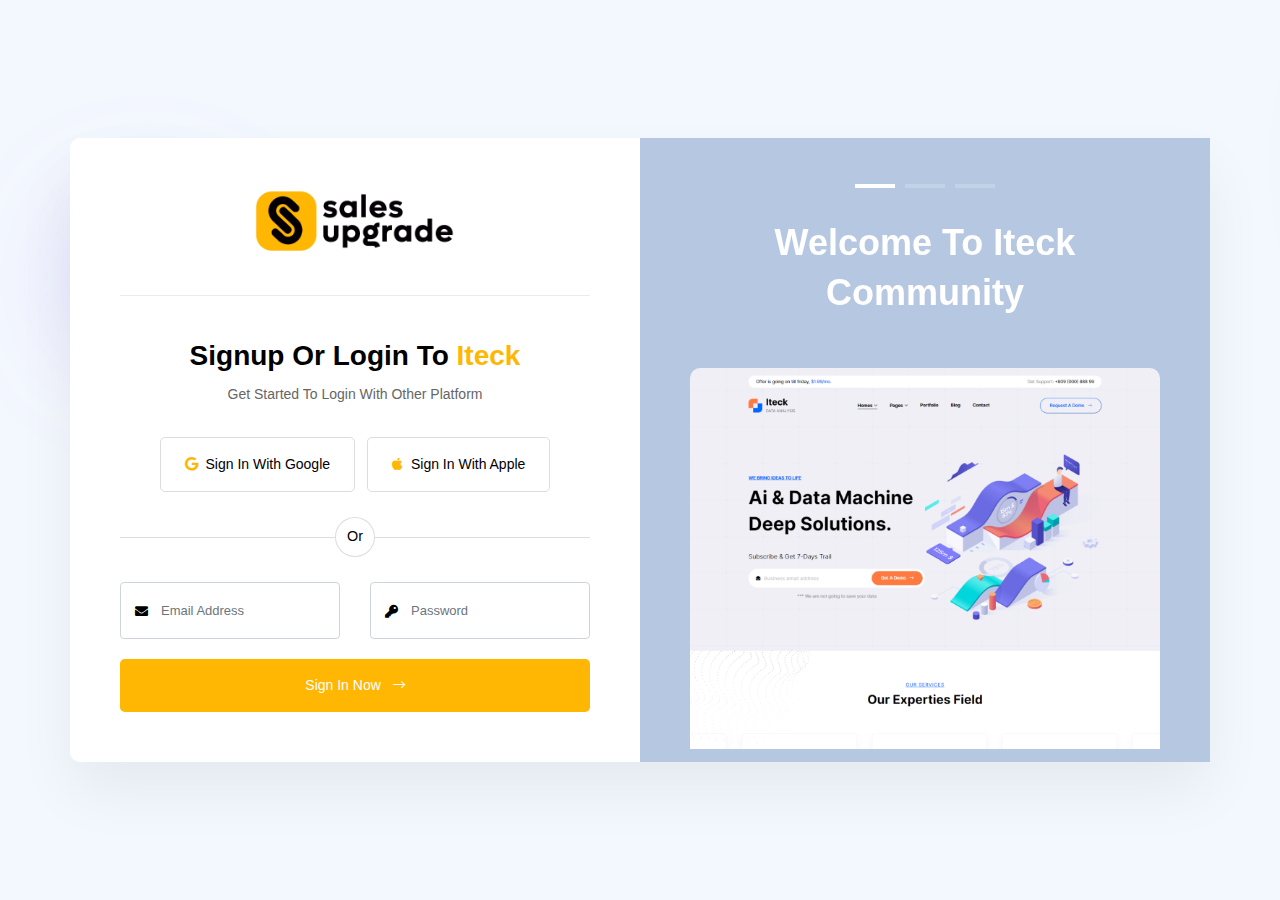
<file: business-analysis-form.html>
﻿<!DOCTYPE html>
<html lang="en">

<head>
    <!-- Metas -->
    <meta charset="utf-8">
    <meta http-equiv="X-UA-Compatible" content="IE=edge">
    <meta name="viewport" content="width=device-width, initial-scale=1, maximum-scale=1">
    <meta name="keywords" content="">
    <meta name="description" content="">
    <meta name="author" content="">

    <!-- Title  -->
    <title>Free Business Analysis | SALES UPGRADE</title>

    <!-- Favicon -->
    <link rel="shortcut icon" href="assets/img/fav.png" title="Favicon" sizes="16x16">

    <!-- ====== bootstrap icons cdn ====== -->
    <link rel="stylesheet" href="npm/bootstrap-icons%401.7.2/font/bootstrap-icons.css">

    <!-- bootstrap 5 -->
    <link rel="stylesheet" href="assets/css/lib/bootstrap.min.css">

    <!-- ====== font family ====== -->
    <link href="css2?family=Inter:wght@100;200;300;400;500;600;700;800;900&display=swap" rel="stylesheet">

    <link rel="stylesheet" href="assets/css/lib/all.min.css">
    <link rel="stylesheet" href="assets/css/lib/animate.css">
    <link rel="stylesheet" href="assets/css/lib/jquery.fancybox.css">
    <link rel="stylesheet" href="assets/css/lib/lity.css">
    <link rel="stylesheet" href="assets/css/lib/swiper.min.css">

    <!-- ====== global style ====== -->
    <link rel="stylesheet" href="assets/css/style.css">
</head>

<body>

    <!-- ====== start loading page ====== -->
    <!-- <div id="preloader">
    </div> -->
    <!-- ---------- loader ---------- -->
    <!--<div id="preloader">
        <div id="loading-wrapper" class="show">
            <div id="loading-text"> <img src="assets/img/logo_9.png" alt=""> </div>
            <div id="loading-content"></div>
        </div>
    </div>-->
    <!-- ====== end loading page ====== -->

    <!--Contents-->
    <main class="signin-page style-5">

        <!-- ====== start careers-features ====== -->
        <section class="signin style-5">
            <div class="container">
                <div class="form-content">
                    <div class="row gx-0">
                        <div class="col-lg-6 order-last order-lg-first">
                            <div class="info">
                                <a href="#" class="logo">
                                    <img src="assets/img/sales-upgrade.png" alt="">
                                </a>
                                <h3 class="mb-2"> Signup or Login To <span class="color-blue5"> Iteck </span> </h3>
                                <p class="color-666"> Get started to login with other platform </p>
                                <div class="sign-btns mt-30">
                                    <a href="#" class="butn py-3 px-4 border-1 rounded-3 brd-gray border me-2">
                                        <span> <i class="fab fa-google me-1 color-blue5"></i> Sign in with Google </span>
                                    </a>
                                    <a href="#" class="butn py-3 px-4 border-1 rounded-3 brd-gray border mt-3 mt-lg-0">
                                        <span> <i class="fab fa-apple me-1 color-blue5"></i> Sign in with Apple </span>
                                    </a>
                                </div>
                                <div class="or-line">
                                    <span> or </span>
                                </div>
                                <div class="row">
                                    <div class="col-lg-6">
                                        <div class="form-group group-icon">
                                            <input type="text" class="form-control" placeholder="Email address">
                                            <span class="icon"> <i class="fas fa-envelope"></i> </span>
                                        </div>
                                    </div>
                                    <div class="col-lg-6">
                                        <div class="form-group group-icon mt-3 mt-lg-0">
                                            <input type="password" class="form-control" placeholder="Password">
                                            <span class="icon"> <i class="fas fa-key"></i> </span>
                                        </div>
                                    </div>
                                </div>
                                <button class="butn bg-main border-0 rounded-3 w-100 text-white mt-20 py-3">  
                                    <span> Sign In Now <i class="fal fa-long-arrow-right ms-2"></i> </span>
                                </button>
                            </div>
                        </div>
                        <div class="col-lg-6">
                            <div class="sign-imgs-slider">
                                <div class="swiper-container">
                                    <div class="swiper-wrapper">
                                        <div class="swiper-slide">
                                            <div class="slide-card">
                                                <h3> Welcome To Iteck <br> Community </h3>
                                                <div class="img">
                                                    <img src="assets/img/login/1.png" alt="">
                                                </div>
                                            </div>
                                        </div>
                                        <div class="swiper-slide">
                                            <div class="slide-card">
                                                <h3> Welcome To Iteck <br> Community </h3>
                                                <div class="img">
                                                    <img src="assets/img/login/2.jpg" alt="">
                                                </div>
                                            </div>
                                        </div>
                                        <div class="swiper-slide">
                                            <div class="slide-card">
                                                <h3> Welcome To Iteck <br> Community </h3>
                                                <div class="img">
                                                    <img src="assets/img/login/3.png" alt="">
                                                </div>
                                            </div>
                                        </div>
                                    </div>
                                </div>
                                <div class="swiper-pagination"></div>
                            </div>
                        </div>
                    </div>
                </div>
            </div>
        </section>
        <!-- ====== end timeline ====== -->

    </main>
    <!--End-Contents-->

    <!-- ====== start to top button ====== -->
    <a href="#" class="to_top bg-gray rounded-circle icon-40 d-inline-flex align-items-center justify-content-center">
        <i class="bi bi-chevron-up fs-6 text-dark"></i>
    </a>
    <!-- ====== end to top button ====== -->

    <!-- ====== request ====== -->
    <script src="assets/js/lib/jquery-3.0.0.min.js"></script>
    <script src="assets/js/lib/jquery-migrate-3.0.0.min.js"></script>
    <script src="assets/js/lib/bootstrap.bundle.min.js"></script>
    <script src="assets/js/lib/wow.min.js"></script>
    <script src="assets/js/lib/jquery.fancybox.js"></script>
    <script src="assets/js/lib/lity.js"></script>
    <script src="assets/js/lib/swiper.min.js"></script>
    <script src="assets/js/lib/jquery.waypoints.min.js"></script>
    <script src="assets/js/lib/jquery.counterup.js"></script>
    <!-- <script src="assets/js/lib/pace.js"></script> -->
    <script src="assets/js/lib/scrollIt.min.js"></script>
    <script src="assets/js/main.js"></script>

    <script>
        const second = 1000,
        minute = second * 60,
        hour = minute * 60,
        day = hour * 24,
        week = hour * 24 * 7;

        let countDown = new Date('Oct 29, 2022 11:30').getTime(),
            x = setInterval(function() {

                let now = new Date().getTime(),
                    distance = countDown - now;

                document.getElementById('days').innerText = Math.floor(distance / (day)),
                document.getElementById('hours').innerText = Math.floor((distance % (day)) / (hour)),
                document.getElementById('minutes').innerText = Math.floor((distance % (hour)) / (minute)),
                document.getElementById('seconds').innerText = Math.floor((distance % (minute)) / second);

                //do something later when date is reached
                //if (distance < 0) {
                //  clearInterval(x);
                //  'IT'S MY BIRTHDAY!;
                //}

            }, second)
    </script>

</body>

</html>
</file>
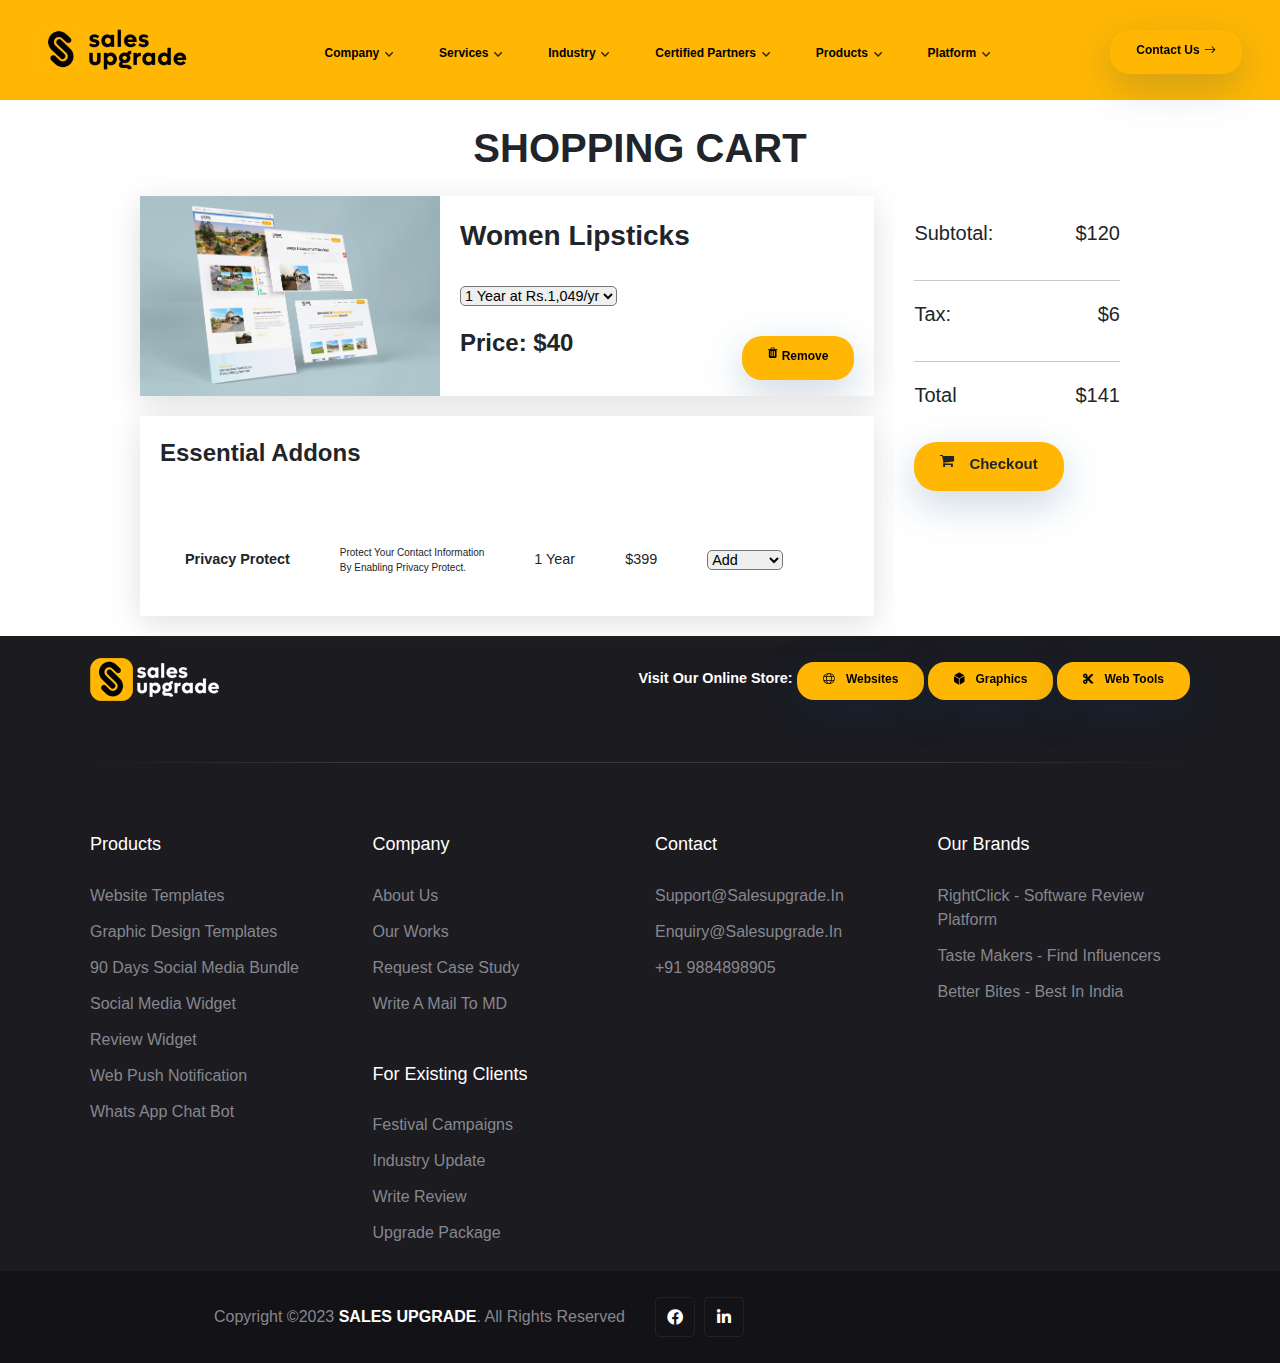
<file: cart.html>
<!DOCTYPE html>
<html lang="en">

<head>
    <!-- Metas -->
    <meta charset="utf-8">
    <meta http-equiv="X-UA-Compatible" content="IE=edge">
    <meta name="viewport" content="width=device-width, initial-scale=1, maximum-scale=1">
    <meta name="keywords" content="">
    <meta name="description" content="">
    <meta name="author" content="">

    <!-- Title  -->
    <title>Sales Automation & Digital Marketing Agency | Chennai </title>

    <!-- Favicon -->
    <link rel="shortcut icon" href="assets/img/fav.png" title="salesupgrade" sizes="16x16">

    <!-- ====== bootstrap icons cdn ====== -->
    <link rel="stylesheet" href="npm/bootstrap-icons%401.7.2/font/bootstrap-icons.css">

    <!-- bootstrap 5 -->
    <link rel="stylesheet" href="assets/css/lib/bootstrap.min.css">

    <!-- ====== font family ====== -->
    <link href="css2?family=Inter:wght@100;200;300;400;500;600;700;800;900&display=swap" rel="stylesheet">

    <link rel="stylesheet" href="assets/css/lib/all.min.css">
    <link rel="stylesheet" href="assets/css/lib/animate.css">
    <link rel="stylesheet" href="assets/css/lib/jquery.fancybox.css">
    <link rel="stylesheet" href="assets/css/lib/lity.css">
    <link rel="stylesheet" href="assets/css/lib/swiper.min.css">

    <!-- ====== global style ====== -->
    <link rel="stylesheet" href="assets/css/style.css">
    <link rel="stylesheet" href="assets/style.css">
    <link rel="stylesheet" href="https://cdnjs.cloudflare.com/ajax/libs/font-awesome/4.7.0/css/font-awesome.min.css">

    <style>
      select{
        border-radius: 5px; 
        
      }
      td{
        padding: 25px;
      }
    </style>
</head>

<body>

    
    <nav class="navbar navbar-expand-lg navbar-light style-5">
        <div class="container-fluid">
            <a class="navbar-brand" href="index.html">
                <img src="assets/img/sales-upgrade.png" alt="salesupgrade-digital-marketing-agency">
            </a>
            <button class="navbar-toggler" type="button" data-bs-toggle="collapse" data-bs-target="#navbarSupportedContent" aria-controls="navbarSupportedContent" aria-expanded="false" aria-label="Toggle navigation">
                <span class="navbar-toggler-icon"></span>
            </button>
            <div class="collapse navbar-collapse" id="navbarSupportedContent">
                <ul class="navbar-nav m-auto mb-2 mb-lg-0">
                    
                    <!--<li class="nav-item">
                        <a class="nav-link" href="">
                            About us
                        </a>
                    </li>-->
                    <li class="nav-item dropdown">
                        <a class="nav-link dropdown-toggle" href="#" id="navbarDropdown1" role="button" data-bs-toggle="dropdown" aria-expanded="false">
                            Company
                        </a>
                        <ul class="dropdown-menu" aria-labelledby="navbarDropdown1">
                            <li><a class="dropdown-item" href="about-us.html"> About us</a></li>
                            <li><a class="dropdown-item" href=""> Our works</a></li>
                            <li><a class="dropdown-item" href=""> Case study</a></li>
                            <li><a class="dropdown-item" href=""> Enquiry</a></li>
                        </ul>
                    </li>
                    <li class="nav-item dropdown">
                        <a class="nav-link dropdown-toggle" href="#" id="navbarDropdown1" role="button" data-bs-toggle="dropdown" aria-expanded="false">
                            Services
                        </a>
                        <ul class="dropdown-menu" aria-labelledby="navbarDropdown1">
                            <li><a class="dropdown-item" href=""> Automation </a></li>
                            <li><a class="dropdown-item" href=""> Lead Generation</a></li>
                            <li><a class="dropdown-item" href=""> Digital Marketing</a></li>
                            <li><a class="dropdown-item" href=""> Content Marketing</a></li>
                            <li><a class="dropdown-item" href=""> Branding</a></li>
                            <li><a class="dropdown-item" href=""> UI/UX Design</a></li>
                            <li><a class="dropdown-item" href=""> Website Development</a></li>
                            <li><a class="dropdown-item" href=""> Graphic Design</a></li>
                        </ul>
                    </li>
                    <li class="nav-item dropdown">
                        <a class="nav-link dropdown-toggle" href="#" id="navbarDropdown2" role="button" data-bs-toggle="dropdown" aria-expanded="false">
                        Industry  
                        </a>
                        <ul class="dropdown-menu" aria-labelledby="navbarDropdown1">
                            <li><a class="dropdown-item" href="">Real Estate</a></li>
                            <li><a class="dropdown-item" href="">Education</a></li>
                            <li><a class="dropdown-item" href="">Pharma</a></li>
                            <li><a class="dropdown-item" href="">Construcation</a></li>
                            <li><a class="dropdown-item" href="">Fashion</a></li>
                            <li><a class="dropdown-item" href="">Retail</a></li>
                        </ul>
                    </li>
                    <li class="nav-item dropdown">
                        <a class="nav-link dropdown-toggle" href="#" id="navbarDropdown2" role="button" data-bs-toggle="dropdown" aria-expanded="false">
                        Certified Partners  
                        </a>
                        <ul class="dropdown-menu" aria-labelledby="navbarDropdown1">
                            <li><a class="dropdown-item" href="">Google Certified Partner</a></li>
                            <li><a class="dropdown-item" href="">Meta Business Partner</a></li>
                            
                        </ul>
                    </li>
                    <li class="nav-item dropdown">
                        <a class="nav-link dropdown-toggle" href="#" id="navbarDropdown2" role="button" data-bs-toggle="dropdown" aria-expanded="false">
                        Products
                        </a>
                        <ul class="dropdown-menu" aria-labelledby="navbarDropdown1">
                            
                            <li><a class="dropdown-item" href="">Website Templates</a></li>
                            <li><a class="dropdown-item" href="">Graphic Templates</a></li>
                            <li><a class="dropdown-item" href="">Social Media Bundle</a></li>
                            <li><a class="dropdown-item" href="">Soial Media Widget</a></li>
                            <li><a class="dropdown-item" href="">Review Widget</a></li>
                            <li><a class="dropdown-item" href="">Web Push Notification</a></li>
                            <li><a class="dropdown-item" href="">Whats App Chat Bot</a></li>
                        </ul>
                    </li>
                    <li class="nav-item dropdown">
                        <a class="nav-link dropdown-toggle" href="#" id="navbarDropdown2" role="button" data-bs-toggle="dropdown" aria-expanded="false">
                        Platform
                        </a>
                        <ul class="dropdown-menu" aria-labelledby="navbarDropdown1">
                            <li><a class="dropdown-item" href="">Google</a></li>
                            <li><a class="dropdown-item" href="">Facebook & Instagram</a></li>
                            <li><a class="dropdown-item" href="">LinkedIn</a></li>
                            <li><a class="dropdown-item" href="">Pinterest</a></li>
                            <li><a class="dropdown-item" href="">Twitter</a></li>
                            <li><a class="dropdown-item" href="">Snapchat</a></li>
                            <li><a class="dropdown-item" href="">YouTube</a></li>
                            <li><a class="dropdown-item" href="">Spotify</a></li>
                            <li><a class="dropdown-item" href="">Quora</a></li>
                            <li><a class="dropdown-item" href="">Telegram</a></li>
                        </ul>
                    </li>
                    
                </ul>
                <div class="nav-side">
                    <div class="d-flex align-items-center">
                        <a href="contact_5.html" class="btn rounded-pill blue5-3Dbutn hover-blue2 sm-butn fw-bold">
                            <span>Contact us<i class="bi bi-arrow-right ms-1"></i> </span>
                        </a>
                    </div>
                </div>
            </div>
        </div>
    </nav>
    <!-- ====== end navbar ====== -->

    

  <div class="wrapper">
		<h1>Shopping Cart</h1>
		<div class="project">
			<div class="shop">
				<div class="box">
					<img src="assets/img/about-us/our-design-works/eliete-image-solution-website.jpg">
					<div class="content">
						<h3>Women Lipsticks</h3>
            <select><option>1 Year at Rs.1,049/yr</option><option>2 Year at Rs.2,049/yr</option><option>3 Year at Rs.3,049/yr</option></select>
						<h4>Price: $40</h4>
						<p class="btn-area btn rounded-pill blue5-3Dbutn hover-blue2 sm-butn fw-bold"><i aria-hidden="true" class="fa fa-trash" style="color: black;"></i> <span class="btn2">Remove</span></p>
					</div>
				</div>
        <div class="wrapper">
          <div class="project">
            <div class="shop">
              <div class="box">
                <div class="content">
                  <h4>Essential Addons</h4>
                  <table style="">
                    <tr>
                      <td><strong>Privacy Protect</strong></td>
                      <td style="font-size: 10px;">Protect your contact information<br> by enabling Privacy Protect.</td>
                      <td>1 Year</td>
                      <td>$399</td>
                      <td><select style="display: block;
                        margin: 0 auto;"><option value="">Add</option><option>Remove</option></select></td>
                    </tr>
                  </table>
                  
                </div>
              </div>
            
            </div>
          
          </div>
        </div>
       
			</div>
     
    
			<div class="right-bar">
				<p><span>Subtotal:</span> <span>$120</span></p>
				<hr>
				<p><span>Tax:</span> <span>$6</span></p>
				<hr>
				
				<p><span>Total</span> <span>$141</span></p><a href="#" class="btn rounded-pill blue5-3Dbutn hover-blue2 sm-butn fw-bold" style="font-size: 15px;" ><i class="fa fa-shopping-cart"></i>Checkout</a>
			</div>
		</div>
	</div>
 

   
    <!--<div class="wrapper">
		<h1>Shopping Cart</h1>
        
		<div class="project">
			<div class="shop">
				<div class="box">
					<div class="content">
						<div style="float:right;"><p>Image template</p>
                            <div>salesupgrade.in</div>
                        </div>
                        <div style="float:right;">Image template
                            <div>salesupgrade.in</div>
                        </div>
						<div style="float:left;">Image template
                            <div>salesupgrade.in</div>
                        </div>
						<p class="btn-area"><i aria-hidden="true" class="fa fa-trash"></i> <span class="btn2">Remove</span></p>
					</div>
				</div>
				
			</div>
			<div class="right-bar">
				<p><span>Subtotal</span> <span>$120</span></p>
				<hr>
				
				<p><span>Tax</span> <span>$15</span></p>
				<hr>
				<p><span>Total</span> <span>$141</span></p><a href="#"><i class="fa fa-shopping-cart"></i>Checkout</a>
			</div>
		</div>
	</div>-->
    

    <!-- ====== start footer ====== -->
    <footer class="style-11">
        <div class="container">
            <div class="content section-padding">
                <div class="top-foot-info pb-60">
                    <div class="row align-items-center">
                        <div class="col-lg-5">
                            <div class="logo">
                                <img src="assets/img/sales-upgrade-digital-marketing-agency.png" alt="">
                            </div>
                        </div>
                        <div class="col-lg-7 text-lg-end">
                            <strong>Visit our online store: </strong>
                            <a href="#0" class="btn rounded-pill blue5-3Dbutn hover-blue2 sm-butn fw-bold" target="_blank">
                                <small> <i class="fal fa-globe me-2"></i>  Websites </small>
                            </a>
                            <a href="#0" class="btn rounded-pill blue5-3Dbutn hover-blue2 sm-butn fw-bold" target="_blank">
                                <small> <i class="fas">	&#xf6d1;</i>&nbsp;&nbsp; Graphics </small>
                            </a>
                            <a href="#0" class="btn rounded-pill blue5-3Dbutn hover-blue2 sm-butn fw-bold" target="_blank">
                                <small> <i class="fas">	&#xf0c4;</i>&nbsp;&nbsp; Web Tools</small>
                            </a>
                        </div>
                    </div>
                </div>
                <div class="foot-links pt-30">
                    <div class="row">
                        <div class="col-lg-3 col-sm-6">
                            <div class="links-item">
                                <h6>Products </h6>
                                <ul>
                                    <li> <a href="#"> Website Templates</a> </li>
                                    <li> <a href="#"> Graphic Design Templates</a> </li>
                                    <li> <a href="#"> 90 Days Social Media Bundle </a> </li>
                                    <li> <a href="#"> Social Media Widget</a> </li>
                                    <li> <a href="#"> Review Widget</a> </li>
                                    <li> <a href="#"> Web Push Notification</a> </li>
                                    <li> <a href="#"> Whats App Chat Bot</a> </li>
                                </ul>
                            </div>
                        </div>
                        <div class="col-lg-3 col-sm-6">
                            <div class="links-item">
                                <h6> Company</h6>
                                <ul>
                                    <li> <a href="#"> About Us</a> </li>
                                    <li> <a href="#"> Our Works</a> </li>
                                    <li> <a href="#"> Request Case Study</a> </li>
                                    <li> <a href="#"> Write a mail to MD</a> </li>
                                    
                                </ul>
                            </div>
                            <div class="links-item">
                                <h6> For existing clients</h6>
                                <ul>
                                    <li> <a href="#"> Festival Campaigns</a> </li>
                                    <li> <a href="#"> Industry Update</a> </li>
                                    <li> <a href="#"> Write Review</a> </li>
                                    <li> <a href="#"> Upgrade Package</a> </li>
                                </ul>
                            </div>
                        </div>
                        <div class="col-lg-3 col-sm-6">
                            <div class="links-item">
                                <h6> Contact</h6>
                                <ul>
                                    <li> <a href="#"> support@salesupgrade.in</a> </li>
                                    <li> <a href="#"> enquiry@salesupgrade.in</a> </li>
                                    <li> <a href="#"> +91 9884898905</a> </li>
                                </ul>
                            </div>
                            <!--<div class="links-item">
                                <h6> Company </h6>
                                <ul>
                                    <li> <a href="#"> About Us</a> </li>
                                    <li> <a href="#"> Our Works</a> </li>
                                    <li> <a href="#"> Careers</a> </li>
                                    <li> <a href="#"> Contact</a> </li>
                                </ul>
                            </div>-->
                        </div>
                        <div class="col-lg-3 col-sm-6">
                            <div class="links-item">
                                <h6> Our Brands</h6>
                                <ul>
                                    <li> <a href="coming-soon.html"> rightClick - Software review platform</a> </li>
                                    <li> <a href="coming-soon.html"> Taste Makers - Find influencers </a> </li>
                                    <li> <a href="coming-soon.html"> better bites - Best in india</a> </li>
                                </ul>
                            </div>
                        </div>
                        
                    </div>
                </div>
            </div>
        </div>
        <div class="foot">
            <div class="container">
                <div class="row align-items-center">
                    <div class="col-lg-6 text-lg-end">
                        <p> Copyright ©2023 <a href="https://salesupgrade.in/" class="text-white fw-bold">SALES UPGRADE</a>. All rights reserved </p>
                    </div>
                    
                    <div class="col-lg-6">
                        <div class="social-icons">
                            <a href="https://www.instagram.com/salesupgrade.in/"> <i class="fab fa-facebook-f"></i> </a>
                            <a href="https://www.linkedin.com/company/sales-upgrade/"> <i class="fab fa-linkedin-in"></i> </a>
                        </div>
                    </div>
                </div>
            </div>
        </div>
    </footer>
    <!-- ====== end footer ====== -->

    <!-- ====== start to top button ====== -->
    <a href="#" class="to_top bg-gray rounded-circle icon-40 d-inline-flex align-items-center justify-content-center">
        <i class="bi bi-chevron-up fs-6 text-dark"></i>
    </a>
    <!-- ====== end to top button ====== -->

    <!-- ====== request ====== -->
    <script src="assets/js/lib/jquery-3.0.0.min.js"></script>
    <script src="assets/js/lib/jquery-migrate-3.0.0.min.js"></script>
    <script src="assets/js/lib/bootstrap.bundle.min.js"></script>
    <script src="assets/js/lib/wow.min.js"></script>
    <script src="assets/js/lib/jquery.fancybox.js"></script>
    <script src="assets/js/lib/lity.js"></script>
    <script src="assets/js/lib/swiper.min.js"></script>
    <script src="assets/js/lib/jquery.waypoints.min.js"></script>
    <script src="assets/js/lib/jquery.counterup.js"></script>
    <!-- <script src="assets/js/lib/pace.js"></script> -->
    <script src="assets/js/lib/scrollIt.min.js"></script>
    <script src="assets/js/main.js"></script>

    <script src="https://static.elfsight.com/platform/platform.js" data-use-service-core defer></script>
    <div class="elfsight-app-01914012-6030-40fe-a08b-bb44ad94e004"></div>

</body>

</html>
</file>
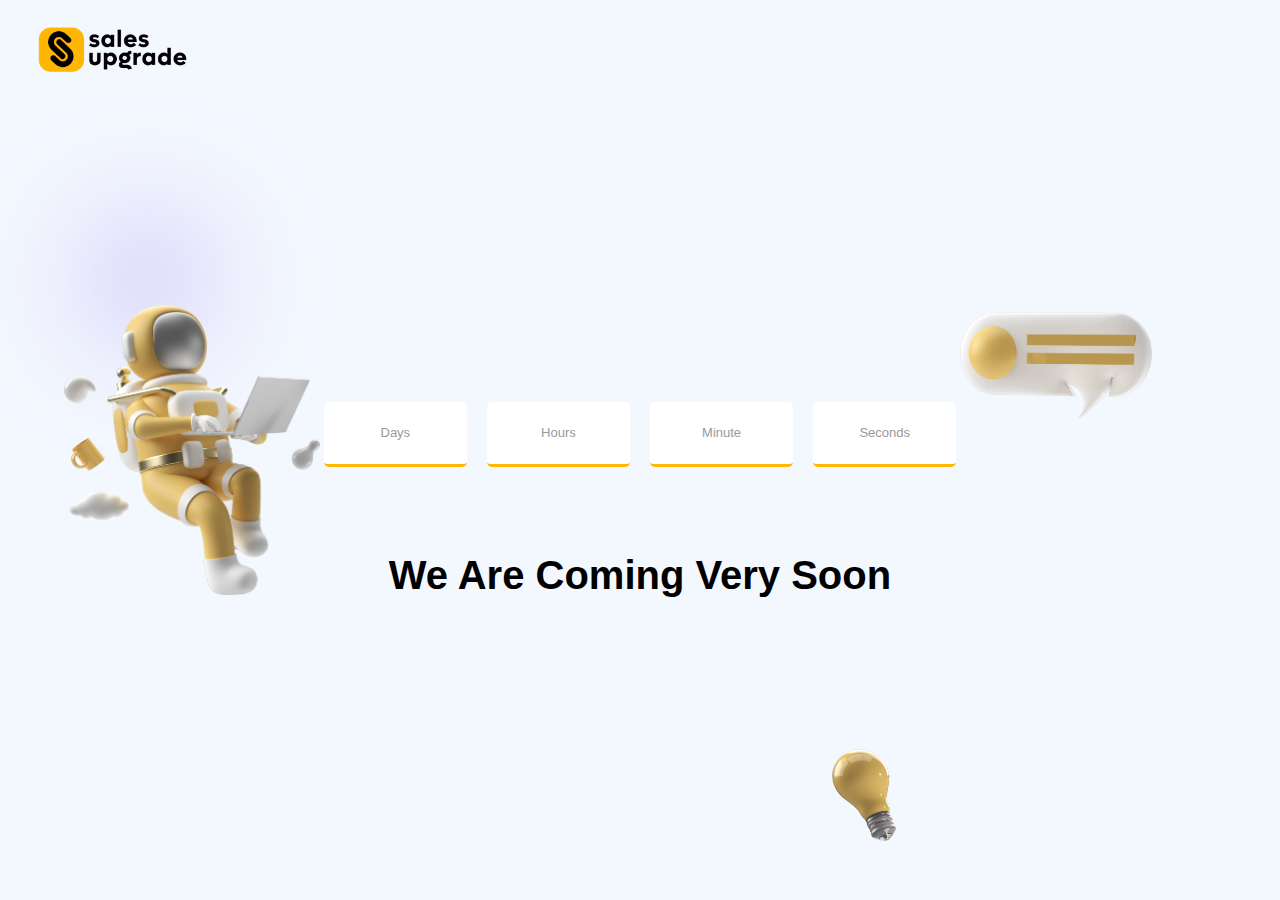
<file: coming-soon.html>
﻿<!DOCTYPE html>
<html lang="en">

<head>
    <!-- Metas -->
    <meta charset="utf-8">
    <meta http-equiv="X-UA-Compatible" content="IE=edge">
    <meta name="viewport" content="width=device-width, initial-scale=1, maximum-scale=1">
    <meta name="keywords" content="">
    <meta name="description" content="">
    <meta name="author" content="">

    <!-- Title  -->
    <title>SALES UPGRADE | Digital Marketing Agency</title>

    <!-- Favicon -->
    <link rel="shortcut icon" href="assets/img/fav.png" title="Favicon" sizes="16x16">

    <!-- ====== bootstrap icons cdn ====== -->
    <link rel="stylesheet" href="npm/bootstrap-icons%401.7.2/font/bootstrap-icons.css">

    <!-- bootstrap 5 -->
    <link rel="stylesheet" href="assets/css/lib/bootstrap.min.css">

    <!-- ====== font family ====== -->
    <link href="css2?family=Inter:wght@100;200;300;400;500;600;700;800;900&display=swap" rel="stylesheet">

    <link rel="stylesheet" href="assets/css/lib/all.min.css">
    <link rel="stylesheet" href="assets/css/lib/animate.css">
    <link rel="stylesheet" href="assets/css/lib/jquery.fancybox.css">
    <link rel="stylesheet" href="assets/css/lib/lity.css">
    <link rel="stylesheet" href="assets/css/lib/swiper.min.css">

    <!-- ====== global style ====== -->
    <link rel="stylesheet" href="assets/css/style.css">
</head>

<body>

    <!-- ====== start loading page ====== -->
    <!-- <div id="preloader">
    </div> -->

    <div class="nav-container position-absolute w-100">

    <!-- ====== start navbar ====== -->
    <nav class="navbar navbar-expand-lg navbar-light bg-transparent style-5">
        <div class="container-fluid">
            <a class="navbar-brand" href="index.html">
                <img src="assets/img/sales-upgrade.png" alt="salesupgrade-digital-marketing-agency">
            </a>
            <button class="navbar-toggler" type="button" data-bs-toggle="collapse" data-bs-target="#navbarSupportedContent" aria-controls="navbarSupportedContent" aria-expanded="false" aria-label="Toggle navigation">
                <span class="navbar-toggler-icon"></span>
            </button>
        </div>
    </nav>
    <!-- ====== end navbar ====== -->
    </div>

    <!--Contents-->
    <main class="comming-soon-page style-5">

        <!-- ====== start careers-features ====== -->
        <section class="comming-soon style-5">
            <div class="container">
                <div class="content">
                    <div class="row justify-content-center">
                        <div class="col-lg-7">
                            <div class="info">
                                <div class="timing">
                                    <div class="item">
                                        <h2 id="days"></h2>
                                        <small> days </small>
                                    </div>
                                    <div class="item">
                                        <h2 id="hours"></h2>
                                        <small> Hours </small>
                                    </div>
                                    <div class="item">
                                        <h2 id="minutes"></h2>
                                        <small> Minute </small>
                                    </div>
                                    <div class="item">
                                        <h2 id="seconds"></h2>
                                        <small> Seconds </small>
                                    </div>
                                </div>
                                <h3> We Are Coming Very Soon </h3>
                            </div>
                        </div>
                    </div>
                </div>
            </div>
            <img src="assets/img/comming_man_shape.png" alt="" class="comming_man_shape slide_up_down">
            <img src="assets/img/comming_chat_shape.png" alt="" class="comming_chat_shape slide_up_down">
            <img src="assets/img/comming_light_shape.png" alt="" class="comming_light_shape slide_up_down">
        </section>
        <!-- ====== end timeline ====== -->

    </main>
    <!--End-Contents-->

    <!-- ====== start to top button ====== -->
    <a href="#" class="to_top bg-gray rounded-circle icon-40 d-inline-flex align-items-center justify-content-center">
        <i class="bi bi-chevron-up fs-6 text-dark"></i>
    </a>
    <!-- ====== end to top button ====== -->

    <!-- ====== request ====== -->
    <script src="assets/js/lib/jquery-3.0.0.min.js"></script>
    <script src="assets/js/lib/jquery-migrate-3.0.0.min.js"></script>
    <script src="assets/js/lib/bootstrap.bundle.min.js"></script>
    <script src="assets/js/lib/wow.min.js"></script>
    <script src="assets/js/lib/jquery.fancybox.js"></script>
    <script src="assets/js/lib/lity.js"></script>
    <script src="assets/js/lib/swiper.min.js"></script>
    <script src="assets/js/lib/jquery.waypoints.min.js"></script>
    <script src="assets/js/lib/jquery.counterup.js"></script>
    <!-- <script src="assets/js/lib/pace.js"></script> -->
    <script src="assets/js/lib/scrollIt.min.js"></script>
    <script src="assets/js/main.js"></script>

    <script>
        const second = 1000,
        minute = second * 60,
        hour = minute * 60,
        day = hour * 24,
        week = hour * 24 * 7;

        let countDown = new Date('Mar 16, 2023 11:30').getTime(),
            x = setInterval(function() {

                let now = new Date().getTime(),
                    distance = countDown - now;

                document.getElementById('days').innerText = Math.floor(distance / (day)),
                document.getElementById('hours').innerText = Math.floor((distance % (day)) / (hour)),
                document.getElementById('minutes').innerText = Math.floor((distance % (hour)) / (minute)),
                document.getElementById('seconds').innerText = Math.floor((distance % (minute)) / second);

                //do something later when date is reached
                //if (distance < 0) {
                //  clearInterval(x);
                //  'IT'S MY BIRTHDAY!;
                //}

            }, second)
    </script>

</body>

</html>
</file>
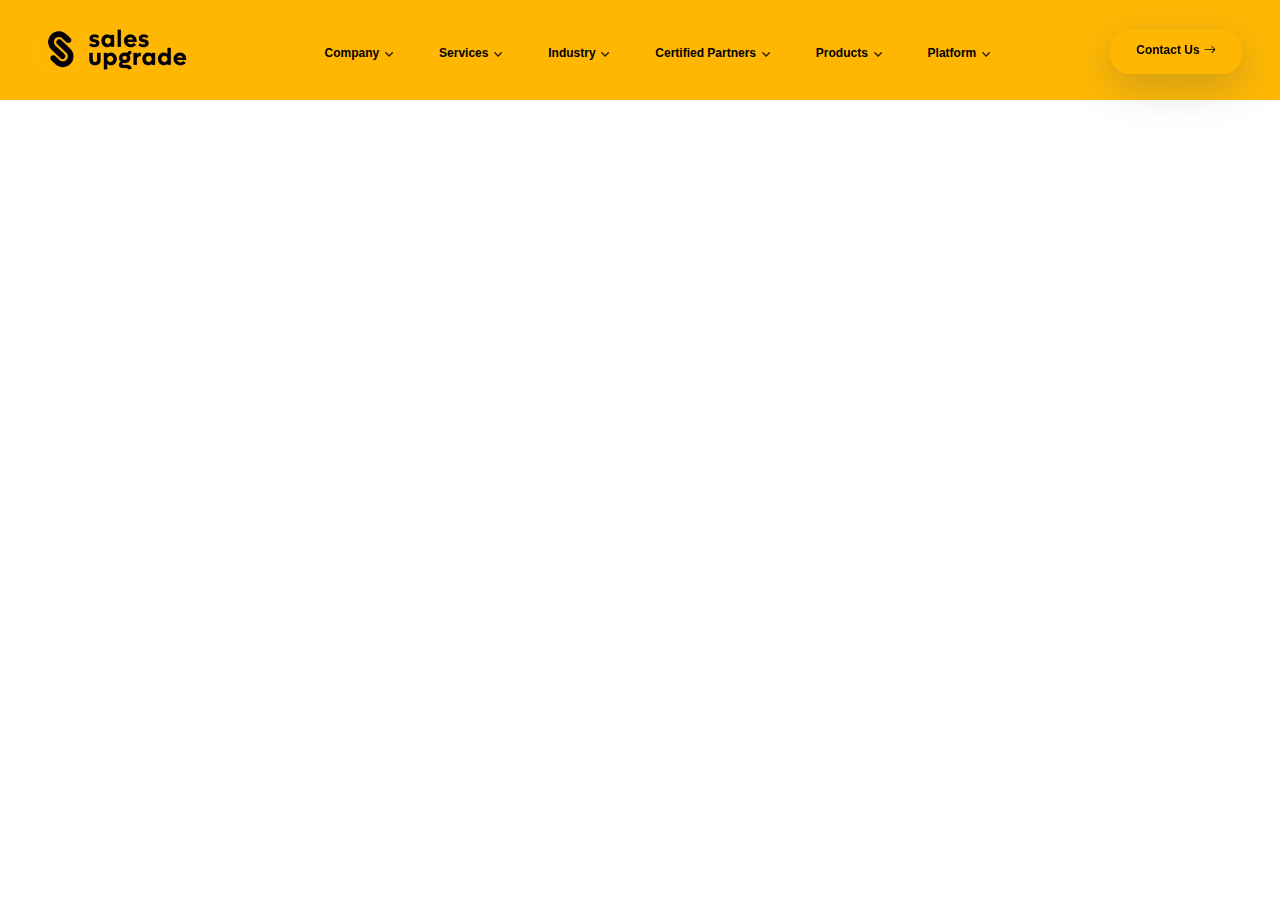
<file: header.html>
﻿<!DOCTYPE html>
<html lang="en">

<head>

    <!-- Metas -->
    <meta charset="utf-8">
    <meta http-equiv="X-UA-Compatible" content="IE=edge">
    <meta name="viewport" content="width=device-width, initial-scale=1, maximum-scale=1">
    <meta name="keywords" content="digital marketing, search engine optimization, google ads, lead generation, social media ads, social media management, contant marketing, sales upgrade, marketing autmation, sales automation">
    <meta name="description" content="Tell us your vision, and we will create an Online Marketing plan that helps you achieve Long-Term success. Results-Driven Digital Marketing Agency in Chennai. ">
    <meta name="author" content="">

    <!-- Title  -->
    <title>Business automation | Digital marketing agency | Chennai</title>

    <!-- dm links -->
    <!-- Google tag (gtag.js) -->
<script async src="https://www.googletagmanager.com/gtag/js?id=G-PV5FWWSE17"></script>
<script>
  window.dataLayer = window.dataLayer || [];
  function gtag(){dataLayer.push(arguments);}
  gtag('js', new Date());

  gtag('config', 'G-PV5FWWSE17');
</script>

<!-- Google tag (gtag.js) -->
<script async src="https://www.googletagmanager.com/gtag/js?id=AW-11084598522"></script>
<script>
  window.dataLayer = window.dataLayer || [];
  function gtag(){dataLayer.push(arguments);}
  gtag('js', new Date());

  gtag('config', 'AW-11084598522');
</script>

<!-- Google tag (gtag.js) -->
<script async src="https://www.googletagmanager.com/gtag/js?id=AW-11084598522"></script>
<script>
  window.dataLayer = window.dataLayer || [];
  function gtag(){dataLayer.push(arguments);}
  gtag('js', new Date());

  gtag('config', 'AW-11084598522');
</script>

<!-- Event snippet for Page view conversion page -->
<script>
  gtag('event', 'conversion', {'send_to': 'AW-11084598522/vsGaCNaLoZgYEPqZxqUp'});
</script>

<!-- Google Tag Manager -->
<script>(function(w,d,s,l,i){w[l]=w[l]||[];w[l].push({'gtm.start':
new Date().getTime(),event:'gtm.js'});var f=d.getElementsByTagName(s)[0],
j=d.createElement(s),dl=l!='dataLayer'?'&l='+l:'';j.async=true;j.src=
'https://www.googletagmanager.com/gtm.js?id='+i+dl;f.parentNode.insertBefore(j,f);
})(window,document,'script','dataLayer','GTM-TJD4B8Q');</script>
<!-- End Google Tag Manager -->

<meta name="msvalidate.01" content="AE3C4D09E0EB383EE5114551B12D6B28" />
    
<!-- Meta Pixel Code -->
<script>
!function(f,b,e,v,n,t,s)
{if(f.fbq)return;n=f.fbq=function(){n.callMethod?
n.callMethod.apply(n,arguments):n.queue.push(arguments)};
if(!f._fbq)f._fbq=n;n.push=n;n.loaded=!0;n.version='2.0';
n.queue=[];t=b.createElement(e);t.async=!0;
t.src=v;s=b.getElementsByTagName(e)[0];
s.parentNode.insertBefore(t,s)}(window, document,'script',
'https://connect.facebook.net/en_US/fbevents.js');
fbq('init', '508584484631855');
fbq('track', 'PageView');
</script>
<noscript><img height="1" width="1" style="display:none"
src="https://www.facebook.com/tr?id=508584484631855&ev=PageView&noscript=1"
/></noscript>
<!-- End Meta Pixel Code -->

<script type="text/javascript">
_linkedin_partner_id = "4664340";
window._linkedin_data_partner_ids = window._linkedin_data_partner_ids || [];
window._linkedin_data_partner_ids.push(_linkedin_partner_id);
</script><script type="text/javascript">
(function(l) {
if (!l){window.lintrk = function(a,b){window.lintrk.q.push([a,b])};
window.lintrk.q=[]}
var s = document.getElementsByTagName("script")[0];
var b = document.createElement("script");
b.type = "text/javascript";b.async = true;
b.src = "https://snap.licdn.com/li.lms-analytics/insight.min.js";
s.parentNode.insertBefore(b, s);})(window.lintrk);
</script>
<noscript>
<img height="1" width="1" style="display:none;" alt="" src="https://px.ads.linkedin.com/collect/?pid=4664340&fmt=gif" />
</noscript>

<!--Schema Markup-->
<script type="application/ld+json">
{
  "@context": "https://schema.org/", 
  "@type": "BreadcrumbList", 
  "itemListElement": [{
    "@type": "ListItem", 
    "position": 1, 
    "name": "360 Degree marketing automation",
    "item": "https://salesupgrade.in/"  
  },{
    "@type": "ListItem", 
    "position": 2, 
    "name": "Digital marketing bundle pack",
    "item": "https://salesupgrade.in/"  
  },{
    "@type": "ListItem", 
    "position": 3, 
    "name": "Digital marketing services",
    "item": "https://salesupgrade.in/"  
  },{
    "@type": "ListItem", 
    "position": 4, 
    "name": "Content marketing services",
    "item": "https://salesupgrade.in/"  
  },{
    "@type": "ListItem", 
    "position": 5, 
    "name": "Branding services",
    "item": "https://salesupgrade.in/"  
  }]
}
</script>
    
<script type="application/ld+json">
{
  "@context": "https://schema.org",
  "@type": "ProfessionalService",
  "name": "salesupgrade",
  "image": "https://salesupgrade.in/assets/img/sales-upgrade.png",
  "@id": "",
  "url": "https://salesupgrade.in/",
  "telephone": "+91 9884898905",
  "address": {
    "@type": "PostalAddress",
    "streetAddress": "No.5, Chathiram school road, Pattabiram",
    "addressLocality": "Chennai",
    "postalCode": "600072",
    "addressCountry": "IN"
  },
  "geo": {
    "@type": "GeoCoordinates",
    "latitude": 13.124477,
    "longitude": 80.0656242
  },
  "openingHoursSpecification": {
    "@type": "OpeningHoursSpecification",
    "dayOfWeek": [
      "Monday",
      "Tuesday",
      "Wednesday",
      "Thursday",
      "Friday"
    ],
    "opens": "09:00",
    "closes": "17:00"
  },
  "sameAs": "https://www.instagram.com/salesupgrade.in/" 
}
</script>

<!-- Hotjar Tracking Code for https://www.salesupgrade.in/ -->
<script>
    (function(h,o,t,j,a,r){
        h.hj=h.hj||function(){(h.hj.q=h.hj.q||[]).push(arguments)};
        h._hjSettings={hjid:3452181,hjsv:6};
        a=o.getElementsByTagName('head')[0];
        r=o.createElement('script');r.async=1;
        r.src=t+h._hjSettings.hjid+j+h._hjSettings.hjsv;
        a.appendChild(r);
    })(window,document,'https://static.hotjar.com/c/hotjar-','.js?sv=');
</script>
	<script>
    function openPopup()
		{
		newWin= window.open('business-analysis-form.html','Analysis Popup Page','width=500,height=500');
		
		document.onmousedown=focusPopup;
		document.onkeyup=focusPopup;
		document.onmousemove=focusPopup;
		}
		function focusPopup(){
		if(!newWin.closed){
		newWin.focus();
		}
		}
</script>
<script>
    function PopupPage()
		{
		newWin= window.open('business-new-user-signup.php','User Popup Page','width=500,height=500');
		
		document.onmousedown=focusPopup;
		document.onkeyup=focusPopup;
		document.onmousemove=focusPopup;
		}
		function focusPopup(){
		if(!newWin.closed){
		newWin.focus();
		}
		}
</script>
    <!-- Favicon -->
    <link rel="shortcut icon" href="assets/img/fav.png" title="salesupgrade" sizes="16x16">

    <!-- ====== bootstrap icons cdn ====== -->
    <link rel="stylesheet" href="npm/bootstrap-icons%401.7.2/font/bootstrap-icons.css">

    <!-- bootstrap 5 -->
    <link rel="stylesheet" href="assets/css/lib/bootstrap.min.css">

    <!-- ====== font family ====== -->
    <link href="css2?family=Inter:wght@100;200;300;400;500;600;700;800;900&display=swap" rel="stylesheet">

    <link rel="stylesheet" href="assets/css/lib/all.min.css">
    <link rel="stylesheet" href="assets/css/lib/animate.css">
    <link rel="stylesheet" href="assets/css/lib/jquery.fancybox.css">
    <link rel="stylesheet" href="assets/css/lib/lity.css">
    <link rel="stylesheet" href="assets/css/lib/swiper.min.css">

    <!-- ====== global style ====== -->
    <link rel="stylesheet" href="assets/css/style.css">
</head>

<body>
    <!-- Google Tag Manager (noscript) -->
<noscript><iframe src="https://www.googletagmanager.com/ns.html?id=GTM-TJD4B8Q"
    height="0" width="0" style="display:none;visibility:hidden"></iframe></noscript>
    <!-- End Google Tag Manager (noscript) -->

    <!-- ====== start loading page ====== -->
    <!-- <div id="preloader">
    </div> -->
    <!-- ---------- loader ---------- -->
    <!--<div id="preloader">
        <div id="loading-wrapper" class="show">
            <div id="loading-text"> <img src="assets/img/" alt=""> </div>
            <div id="loading-content"></div>
        </div>
    </div>-->
    <!-- ====== end loading page ====== -->

    <!-- ====== start top navbar ====== -->
    <!--<div class="top-navbar style-5">
        <div class="container">
            <div class="content text-white">
                <span class="btn sm-butn bg-white py-0 px-2 me-2 fs-10px">
                    <small class="fs-10px">Special</small>
                </span>
                <img src="assets/img/icons/nav_icon/imoj_heart.png" alt="" class="icon-15">
                <span class="fs-10px op-6">Get </span>
                <small class="op-10 fs-10px">20% Discount</small>
                <span class="fs-10px op-6">Get for New Account</span>
                <a href="page-contact-5.html" class="fs-10px text-decoration-underline ms-2">Register Now</a>
            </div>
        </div>
    </div>-->
    <!-- ====== end top navbar ====== -->

    <!-- ====== start navbar ====== -->
    <!-- ====== start navbar ====== -->
    <nav class="navbar navbar-expand-lg navbar-light style-5">
        <div class="container-fluid">
            <a class="navbar-brand" href="index.html">
                <img src="assets/img/sales-upgrade.png" alt="salesupgrade-digital-marketing-agency">
            </a>
            <button class="navbar-toggler" type="button" data-bs-toggle="collapse" data-bs-target="#navbarSupportedContent" aria-controls="navbarSupportedContent" aria-expanded="false" aria-label="Toggle navigation">
                <span class="navbar-toggler-icon"></span>
            </button>
            <div class="collapse navbar-collapse" id="navbarSupportedContent">
                <ul class="navbar-nav m-auto mb-2 mb-lg-0">

                    <!--<li class="nav-item">
                        <a class="nav-link" href="">
                            About us
                        </a>
                    </li>-->
                    <li class="nav-item dropdown">
                        <a class="nav-link dropdown-toggle" href="#" id="navbarDropdown1" role="button" data-bs-toggle="dropdown" aria-expanded="false">
                            Company
                        </a>
                        <ul class="dropdown-menu" aria-labelledby="navbarDropdown1">
                            <li><a class="dropdown-item" href="about-us.html"> About us</a></li>
                            <li><a class="dropdown-item" href="coming-soon.html"> FaQ</a></li>
                            <li><a class="dropdown-item" href="coming-soon.html"> Case study</a></li>
                            <li><a class="dropdown-item" href="enquiry.html"> Enquiry</a></li>
                        </ul>
                    </li>
                    <li class="nav-item dropdown">
                        <a class="nav-link dropdown-toggle" href="#" id="navbarDropdown1" role="button" data-bs-toggle="dropdown" aria-expanded="false">
                            Services
                        </a>
                        <ul class="dropdown-menu" aria-labelledby="navbarDropdown1">
                            <li>  <a class="nav-link dropdown-toggle" href="#" id="navbarDropdown1" role="button" data-bs-toggle="dropdown" aria-expanded="false">
                                Services
                            </a>     <ul class="dropdown-menu" aria-labelledby="navbarDropdown1">
                                <li><a class="dropdown-item" href="coming-soon.html">Real Estate</a></li>
                                <li><a class="dropdown-item" href="coming-soon.html">Education</a></li>
                                <li><a class="dropdown-item" href="coming-soon.html">Pharma</a></li>
                                <li><a class="dropdown-item" href="coming-soon.html">Construcation</a></li>
                                <li><a class="dropdown-item" href="coming-soon.html">Fashion</a></li>
                                <li><a class="dropdown-item" href="coming-soon.html">Retail</a></li>
                            </ul></li>
                            <li><a class="dropdown-item" href="coming-soon.html"> Lead Generation</a></li>
                            <li><a class="dropdown-item" href="coming-soon.html"> Digital Marketing</a></li>
                            <li><a class="dropdown-item" href="coming-soon.html"> Content Marketing</a></li>
                            <li><a class="dropdown-item" href="coming-soon.html"> Branding</a></li>
                            <li><a class="dropdown-item" href="coming-soon.html"> UI/UX Design</a></li>
                            <li><a class="dropdown-item" href="website-development-company-in-chennai.html"> Website Development</a></li>
                            <li><a class="dropdown-item" href="coming-soon.html"> Graphic Design</a></li>
                        </ul>
                    </li>
                    <li class="nav-item dropdown">
                        <a class="nav-link dropdown-toggle" href="#" id="navbarDropdown2" role="button" data-bs-toggle="dropdown" aria-expanded="false">
                        Industry  
                        </a>
                        <ul class="dropdown-menu" aria-labelledby="navbarDropdown1">
                            <li><a class="dropdown-item" href="coming-soon.html">Real Estate</a></li>
                            <li><a class="dropdown-item" href="coming-soon.html">Education</a></li>
                            <li><a class="dropdown-item" href="coming-soon.html">Pharma</a></li>
                            <li><a class="dropdown-item" href="coming-soon.html">Construcation</a></li>
                            <li><a class="dropdown-item" href="coming-soon.html">Fashion</a></li>
                            <li><a class="dropdown-item" href="coming-soon.html">Retail</a></li>
                        </ul>
                    </li>
                    <li class="nav-item dropdown">
                        <a class="nav-link dropdown-toggle" href="#" id="navbarDropdown2" role="button" data-bs-toggle="dropdown" aria-expanded="false">
                        Certified Partners  
                        </a>
                        <ul class="dropdown-menu" aria-labelledby="navbarDropdown1">
                            <li><a class="dropdown-item" href="coming-soon.html">Google Certified Partner</a></li>
                            <li><a class="dropdown-item" href="coming-soon.html">Meta Business Partner</a></li>

                        </ul>
                    </li>
                    <li class="nav-item dropdown">
                        <a class="nav-link dropdown-toggle" href="#" id="navbarDropdown2" role="button" data-bs-toggle="dropdown" aria-expanded="false">
                        Products
                        </a>
                        <ul class="dropdown-menu" aria-labelledby="navbarDropdown1">

                            <li><a class="dropdown-item" href="coming-soon.html">Website Templates</a></li>
                            <li><a class="dropdown-item" href="coming-soon.html">Graphic Templates</a></li>
                            <li><a class="dropdown-item" href="coming-soon.html">Social Media Bundle</a></li>
                            <li><a class="dropdown-item" href="coming-soon.html">Soial Media Widget</a></li>
                            <li><a class="dropdown-item" href="coming-soon.html">Review Widget</a></li>
                            <li><a class="dropdown-item" href="coming-soon.html">Web Push Notification</a></li>
                            <li><a class="dropdown-item" href="coming-soon.html">Whats App Chat Bot</a></li>
                        </ul>
                    </li>
                    <li class="nav-item dropdown">
                        <a class="nav-link dropdown-toggle" href="#" id="navbarDropdown2" role="button" data-bs-toggle="dropdown" aria-expanded="false">
                        Platform
                        </a>
                        <ul class="dropdown-menu" aria-labelledby="navbarDropdown1">
                            <li><a class="dropdown-item" href="coming-soon.html">Google</a></li>
                            <li><a class="dropdown-item" href="coming-soon.html">Facebook & Instagram</a></li>
                            <li><a class="dropdown-item" href="coming-soon.html">LinkedIn</a></li>
                            <li><a class="dropdown-item" href="coming-soon.html">Pinterest</a></li>
                            <li><a class="dropdown-item" href="coming-soon.html">Twitter</a></li>
                            <li><a class="dropdown-item" href="coming-soon.html">Snapchat</a></li>
                            <li><a class="dropdown-item" href="coming-soon.html">YouTube</a></li>
                            <li><a class="dropdown-item" href="coming-soon.html">Spotify</a></li>
                            <li><a class="dropdown-item" href="coming-soon.html">Quora</a></li>
                            <li><a class="dropdown-item" href="coming-soon.html">Telegram</a></li>
                        </ul>
                    </li>

                </ul>
                <div class="nav-side">
                    <div class="d-flex align-items-center">
                        <a href="contact-us.html" class="btn rounded-pill blue5-3Dbutn hover-blue2 sm-butn fw-bold">
                            <span>Contact us<i class="bi bi-arrow-right ms-1"></i> </span>
                        </a>
                    </div>
                </div>
            </div>
        </div>
    </nav>
    <!-- ====== end navbar ====== -->



    <!-- ====== start header ====== -->
    <!--<header class="style-5">
        <div class="container">
            <div class="row justify-content-center">
                <div class="col-lg-8">
                    <div class="info">
                        <h1>
                            You don’t need gimmicks. You need
                            <span>
                                results.
                                <img src="assets/img/header/head5_line.png" alt="business growth" class="head-line">
                                <img src="assets/img/header/head5_pen.png" alt="sales target" class="head-pen">
                            </span>
                        </h1>
                        <form action="email-enquiry.php" class="form" method="post">
                            <div class="form-group">
                                <span class="icon">
                                    <i class="fas fa-globe me-2"></i>
                                </span>
                                <input type="text" name="link" placeholder="Your business website">
                                <a href=""  onclick="openPopup()" class="btn rounded-pill blue5-3Dbutn hover-blue2 sm-butn fw-bold">
                                    <span>Analyze Now <i class="bi bi-arrow-right ms-1"></i> </span>
                                </a>
                            </div>
                        </form>
                       
			
					
					
		
						
                    </div>
                </div>
            </div>
			
        </div>
		
		
        <img src="assets/img/header/hand_megaphone.png" alt="business promotion" class="handl-img">
        <img src="assets/img/header/target_3d.png" alt="business target" class="handr-img">

    </header>
    <!-- ====== end header ====== -->

    <!--Contents-->
    <!--<main>
        <section class="community pt-40 style-5">
            <div class="container">
                <div class="section-head text-center mb-40 style-5">
                    <h2 class="mb-20"> An Transparent & Results-driven Digital Agency</h2>
                </div>
            </div>
	</section>-->
		

        <!-- ====== start features ====== -->
        <!--<section class="features style-10">
            <div class="content">
                <div class="row gx-0">
                    <div class="col-lg-3 col-sm-6">
                        <div class="feat-card">
                            <div class="icon">
                                <img src="assets/img/icons/features/14.png" alt="sales-target">
                            </div>
                            <div class="info">
                                <h4>Sales Focused Performance</h4>
                                <p>Tell us your vision, and we will create an online marketing plan that helps you achieve long-term success.</p>
                            </div>
                        </div>
                    </div>
                    <div class="col-lg-3 col-sm-6">
                        <div class="feat-card">
                            <div class="icon">
                                <img src="assets/img/icons/features/15.png" alt="on-time-result">
                            </div>
                            <div class="info">
                                <h4>Dedicated Experts & Manager</h4>
                                <p> We assign a dedicated digital marketing team and account manager to every client to facilitate clear and direct communication at your convenience.</p>
                            </div>
                        </div>
                    </div>
                    <div class="col-lg-3 col-sm-6">
                        <div class="feat-card">
                            <div class="icon">
                                <img src="assets/img/icons/features/16.png" alt="expert-digital-marketing-company">
                            </div>
                            <div class="info">
                                <h4>Multi-Industry Expertise</h4>
                                <p>Our varied industry experience allows us to offer diverse skills and expertise in every project we handle.</p>
                            </div>
                        </div>
                    </div>
                    <div class="col-lg-3 col-sm-6">
                        <div class="feat-card">
                            <div class="icon">
                                <img src="assets/img/icons/features/17.png" alt="online-promotion-services">
                            </div>
                            <div class="info">
                                <h4>Transparent Reporting</h4>
                                <p>Your dedicated account manager will always keep you updated with regular updates and thorough monthly reporting.</p>
                            </div>
                        </div>
                    </div>
                </div>
            </div>
        </section>-->
        <!-- ====== end features ====== -->

        <!-- ====== start solutions  ====== -->
        <!--<section class="solutions style-10 section-padding bg-light">
            <div class="container">
                <div class="container">
                    <div class="section-head text-center style-4">
                        <small class="title_small">Explore Solution by Industry</small>
                        <h2 class="mb-30">We deliver powerful growth for <br><span> ambitious brands</span> </h2>
                    </div>
                     <div class="section-head mb-40 text-center style-6">
                        <h2 class="mb-20">
                            Discover our top
                            <span> <small>services</small> </span>
                        </h2>
                        <p>Our strategy includes consistently evolving, to ensure we’re producing exceptional SEO for
                            business.</p>
                    </div>-->
		<!--</div>-->
                <!--<div class="content">
                    <div class="row justify-content-center">
                        <div class="col-lg-3 col-sm-6">
                            <a href="#" class="solution-card "onclick="PopupPage()">
                                <h6>Real Estate</h6>
                                <span class="icon"> <img src="assets/img/icons/solution/digital-marketing-service-for-real-estate-company.png" alt="digital-marketing-service-for-real-estate-business"> </span>
                            </a>
                        </div>
                        <div class="col-lg-3 col-sm-6">
                            <a href="#" class="solution-card"onclick="PopupPage()">
                                <h6>Education</h6>
                                <span class="icon"> <img src="assets/img/icons/solution/digital-marketing-service-for-education-industry.png" alt="digital-marketing-service-for-education-institute"> </span>
                            </a>
                        </div>
                        <div class="col-lg-3 col-sm-6">
                            <a href="#" class="solution-card"onclick="PopupPage()">
                                <h6>Medical</h6>
                                <span class="icon"> <img src="assets/img/icons/solution/digital-marketing-service-for-hospitals.png" alt="digital-marketing-service-for-doctors"> </span>
                            </a>
                        </div>
                        <div class="col-lg-3 col-sm-6">
                            <a href="#" class="solution-card"onclick="PopupPage()">
                                <h6>Construction</h6>
                                <span class="icon"> <img src="assets/img/icons/solution/digital-marketing-service-for-construction-company.png" alt="digital-marketing-service-for-builders"> </span>
                            </a>
                        </div>
                        <div class="col-lg-3 col-sm-6">
                            <a href="#" class="solution-card"onclick="PopupPage()">
                                <h6>Fashion</h6>
                                <span class="icon"> <img src="assets/img/icons/solution/digital-marketing-service-for-fashion-business.png" alt="digital-marketing-service-for-fashion-industry"> </span>
                            </a>
                        </div>
                        <div class="col-lg-3 col-sm-6">
                            <a href="#" class="solution-card"onclick="PopupPage()">
                                <h6> Financial Service </h6>
                                <span class="icon"> <img src="assets/img/icons/solution/digital-marketing-service-for-finance-company.png" alt="digital-marketing-service-for-financial-service-sector"> </span>
                            </a>
                        </div>
                        <div class="col-lg-3 col-sm-6">
                            <a href="#" class="solution-card"onclick="PopupPage()">
                                <h6>Food & Beverage </h6>
                                <span class="icon"> <img src="assets/img/icons/solution/digital-marketing-service-for-resturants.png" alt="digital-marketing-service-for-supermarkets"> </span>
                            </a>
                        </div>
                        <div class="col-lg-3 col-sm-6">
                            <a href="#" class="solution-card"onclick="PopupPage()">
                                <h6>Professionals</h6>
                                <span class="icon"> <img src="assets/img/icons/solution/digital-marketing-service-for-professionals.png" alt="digital-marketing-service-for-professionals"> </span>
                            </a>
                        </div>

                    </div>
                    <p class="color-666 pt-20 border-1 border-top brd-gray text-center mt-50 wow fadeInDown">Drop your email & get your <a href="#" class="color-000 fw-bold"> Industry Case Study</a> </p>
                </div>
            </div>
        </section>
        <!-- ====== end solutions  ====== -->

        <!-- ====== start pricing ====== -->
        <!--<section class="pricing section-padding style-4 pb-50">
            <div class="container">
                <div class="section-head text-center style-4">
                    <small class="title_small">Marketing Automation Service</small>
                    <h2 class="mb-30">Skyrocket your revenue with <br><span> leaders in digital marketing automation</span></h2>
                </div>
                <div class="content">
                    <div class="toggle_switch d-flex align-items-center justify-content-center mb-40">
                        <div class="form-check form-switch p-0">
                            <label class="form-check-label" for="flexSwitchCheckDefault"><small>Billed
                                    monthly</small></label>
                            <input class="form-check-input float-none bg-blue4" type="checkbox" id="flexSwitchCheckDefault" checked="">
                            <label class="form-check-label" for="flexSwitchCheckDefault"><small>Billed
                                    annually</small></label>
                        </div>
                    </div>-->
                    <!--<div class="row gx-0">
                        <div class="col-lg-6">
                            <div class="price-card">
                                <div class="price-header pb-4">
                                    <h6> <img src="assets/img/icons/price_s4_2.png" alt="marketing-automation-agency-in-chennai" class="icon">sign up for 360 Degree marketing automation</h6>
                                    <h2>Marketing Automation<small></small></h2>
                                    <p>To make the most of marketing automation, you also need an effective overall marketing strategy, and high levels of lead generation. We can help beyond just use of marketing automation, we have an entire sales and marketing
                                        system that will mean you get results.</p>
                                </div>
                                <div class="price-body py-4">
                                    <ul>
                                        <li class="d-flex align-items-center mb-3">
                                            <small class="icon-30 bg-blue4 rounded-circle text-white d-inline-flex align-items-center justify-content-center me-3 flex-shrink-0">
                                                <i class="far fa-sticky-note"></i>
                                            </small>
                                            <p class="fw-bold">Sales funnel build</p>
                                        </li>
                                        <li class="d-flex align-items-center mb-3">
                                            <small class="icon-30 bg-blue4 rounded-circle text-white d-inline-flex align-items-center justify-content-center me-3 flex-shrink-0">
                                                <i class="fas fa-lock"></i>
                                            </small>
                                            <p class="fw-bold">Complete marketing strategy</p>
                                        </li>
                                        <li class="d-flex align-items-center mb-3">
                                            <small class="icon-30 bg-blue4 rounded-circle text-white d-inline-flex align-items-center justify-content-center me-3 flex-shrink-0">
                                                <i class="fas fa-undo"></i>
                                            </small>
                                            <p class="fw-bold">Lead generation landing page</p>
                                        </li>
                                        <li class="d-flex align-items-center mb-30">
                                            <small class="icon-30 bg-blue4 rounded-circle text-white d-inline-flex align-items-center justify-content-center me-3 flex-shrink-0">
                                                <i class="fas fa-pen"></i>
                                            </small>
                                            <p class="fw-bold">Content management</p>
                                        </li>
                                        <li class="d-flex align-items-center mb-30">
                                            <small class="icon-30 bg-blue4 rounded-circle text-white d-inline-flex align-items-center justify-content-center me-3 flex-shrink-0">
                                                <i class="fas fa-calendar-check"></i>
                                            </small>
                                            <p class="fw-bold">Customer relationship management</p>
                                        </li>
                                        <li class="d-flex align-items-center mb-30">
                                            <small class="icon-30 bg-blue4 rounded-circle text-white d-inline-flex align-items-center justify-content-center me-3 flex-shrink-0">
                                                <i class="fas fa-chart-line"></i>
                                            </small>
                                            <p class="fw-bold">Measurement & tracking</p>
                                        </li>
                                    </ul>
                                    <a href="https://api.whatsapp.com/send/?phone=919884898905&text&type=phone_number&app_absent=0" class="btn rounded-pill blue5-3Dbutn hover-blue2 sm-butn fw-bold">
                                        <small>Enquiry price</small>
                                    </a>

                                </div>

                            </div>
                        </div>

                        <div class="col-lg-6">
                            <div class="price-card">
                                <div class="price-header pb-4">
                                    <h6> <img src="assets/img/icons/price_s4_2.png" alt="best-digital-marketing-company-in-chennai" class="icon">Dedicated Digital Partner</h6>
                                    <h2>Digital Marketing Bundle<small></small></h2>
                                    <p>Our strategic, creative, technical and account management teams work with you to take your business to the next level. Think of us as your very own digital department or extended marketing team.</p>
                                </div>
                                <div class="price-body py-4">
                                    <ul>
                                        <li class="d-flex align-items-center mb-3">
                                            <small class="icon-30 bg-blue4 rounded-circle text-white d-inline-flex align-items-center justify-content-center me-3 flex-shrink-0">
                                                <i class="fas fa-award"></i>
                                            </small>
                                            <p class="fw-bold">Certified dedicated professionals & Brand manger</p>
                                        </li>

                                        <li class="d-flex align-items-center mb-3">
                                            <small class="icon-30 bg-blue4 rounded-circle text-white d-inline-flex align-items-center justify-content-center me-3 flex-shrink-0">
                                                <i class="fas fa-chess-king"></i>
                                            </small>
                                            <p class="fw-bold">Digital marketing startegy</p>
                                        </li>
                                        <li class="d-flex align-items-center mb-3">
                                            <small class="icon-30 bg-blue4 rounded-circle text-white d-inline-flex align-items-center justify-content-center me-3 flex-shrink-0">
                                                <i class="fas fa-search-plus"></i>
                                            </small>
                                            <p class="fw-bold">Search engine optimization</p>
                                        </li>
                                        <li class="d-flex align-items-center mb-3">
                                            <small class="icon-30 bg-blue4 rounded-circle text-white d-inline-flex align-items-center justify-content-center me-3 flex-shrink-0">
                                                <i class="fas fa-star"></i>
                                            </small>
                                            <p class="fw-bold">Social media management</p>
                                        </li>
                                        <li class="d-flex align-items-center mb-3">
                                            <small class="icon-30 bg-blue4 rounded-circle text-white d-inline-flex align-items-center justify-content-center me-3 flex-shrink-0">
                                                <i class="fas fa-info-circle"></i>
                                            </small>
                                            <p class="fw-bold">Google ads & Social media ad camapigns</p>
                                        </li>

                                        <li class="d-flex align-items-center mb-3">
                                            <small class="icon-30 bg-blue4 rounded-circle text-white d-inline-flex align-items-center justify-content-center me-3 flex-shrink-0">
                                                <i class="fas fa-pen"></i>
                                            </small>
                                            <p class="fw-bold">Content creation</p>
                                        </li>
                                        <li class="d-flex align-items-center mb-3">
                                            <small class="icon-30 bg-blue4 rounded-circle text-white d-inline-flex align-items-center justify-content-center me-3 flex-shrink-0">
                                                <i class="fas fa-images"></i>
                                            </small>
                                            <p class="fw-bold">Graphic designs & Video editing</p>
                                        </li>

                                    </ul>
                                    <a href="https://api.whatsapp.com/send/?phone=919884898905&text&type=phone_number&app_absent=0" class="btn rounded-pill blue5-3Dbutn hover-blue2 sm-butn fw-bold">
                                        <small>Enquiry price</small>
                                    </a>
                                </div>
                            </div>
                        </div>

                    </div>
                    <br>
                    <!--<div class="row gx-0">
                        <div class="col-lg-6">
                            <div class="price-card">
                                <div class="price-header pb-4">
                                    <h6> <img src="assets/img/icons/price_s4_2.png" alt="" class="icon">Dedicated Digital Partner</h6>
                                    <h2>Lead Generation<small></small></h2>
                                    <p>Generate quality leads from Facebook ads, Google ads, LinkedIn and much more!</p>
                                </div>
                                <div class="price-body py-4">
                                    <ul>
                                        <li class="d-flex align-items-center mb-3">
                                            <small class="icon-30 bg-blue4 rounded-circle text-white d-inline-flex align-items-center justify-content-center me-3 flex-shrink-0">
                                                <i class="fas fa-award"></i>
                                            </small>
                                            <p class="fw-bold">Lead funnel</p>
                                        </li>

                                        <li class="d-flex align-items-center mb-3">
                                            <small class="icon-30 bg-blue4 rounded-circle text-white d-inline-flex align-items-center justify-content-center me-3 flex-shrink-0">
                                                <i class="fas fa-chess-king"></i>
                                            </small>
                                            <p class="fw-bold">Landing page</p>
                                        </li>
                                        <li class="d-flex align-items-center mb-3">
                                            <small class="icon-30 bg-blue4 rounded-circle text-white d-inline-flex align-items-center justify-content-center me-3 flex-shrink-0">
                                                <i class="fas fa-search-plus"></i>
                                            </small>
                                            <p class="fw-bold">Social media campaigns</p>
                                        </li>
                                        <li class="d-flex align-items-center mb-3">
                                            <small class="icon-30 bg-blue4 rounded-circle text-white d-inline-flex align-items-center justify-content-center me-3 flex-shrink-0">
                                                <i class="fas fa-star"></i>
                                            </small>
                                            <p class="fw-bold">Lead funnel</p>
                                        </li>
                                        <li class="d-flex align-items-center mb-3">
                                            <small class="icon-30 bg-blue4 rounded-circle text-white d-inline-flex align-items-center justify-content-center me-3 flex-shrink-0">
                                                <i class="fas fa-info-circle"></i>
                                            </small>
                                            <p class="fw-bold">Landing page</p>
                                        </li>

                                        <li class="d-flex align-items-center mb-3">
                                            <small class="icon-30 bg-blue4 rounded-circle text-white d-inline-flex align-items-center justify-content-center me-3 flex-shrink-0">
                                                <i class="fas fa-pen"></i>
                                            </small>
                                            <p class="fw-bold">Ad copy writing</p>
                                        </li>
                                        

                                    </ul>
                                    <a href="" class="btn rounded-pill hover-blue4 fw-bold mt-50 px-5 border-blue4">
                                        <small>Read more</small>
                                    </a>
                                </div>
                            </div>
                        </div>
                        <div class="col-lg-6">
                            <div class="price-card">
                                <div class="price-header pb-4">
                                    <h6> <img src="assets/img/icons/price_s4_2.png" alt="" class="icon">sign up for 360 Degree marketing automation</h6>
                                    <h2>Lead Management<small></small></h2>
                                    <p>We follow up on new enquiries to make sure that all relevant leads are picked up.</p>
                                </div>
                                <div class="price-body py-4">
                                    <ul>
                                        <li class="d-flex align-items-center mb-3">
                                            <small class="icon-30 bg-blue4 rounded-circle text-white d-inline-flex align-items-center justify-content-center me-3 flex-shrink-0">
                                                <i class="far fa-sticky-note"></i>
                                            </small>
                                            <p class="fw-bold">Call handling</p>
                                        </li>
                                        <li class="d-flex align-items-center mb-3">
                                            <small class="icon-30 bg-blue4 rounded-circle text-white d-inline-flex align-items-center justify-content-center me-3 flex-shrink-0">
                                                <i class="fas fa-lock"></i>
                                            </small>
                                            <p class="fw-bold">Appointment setting</p>
                                        </li>
                                        <li class="d-flex align-items-center mb-3">
                                            <small class="icon-30 bg-blue4 rounded-circle text-white d-inline-flex align-items-center justify-content-center me-3 flex-shrink-0">
                                                <i class="fas fa-undo"></i>
                                            </small>
                                            <p class="fw-bold">Lead generation landing page</p>
                                        </li>
                                        <li class="d-flex align-items-center mb-30">
                                            <small class="icon-30 bg-blue4 rounded-circle text-white d-inline-flex align-items-center justify-content-center me-3 flex-shrink-0">
                                                <i class="fas fa-pen"></i>
                                            </small>
                                            <p class="fw-bold">Content management</p>
                                        </li>
                                        <li class="d-flex align-items-center mb-30">
                                            <small class="icon-30 bg-blue4 rounded-circle text-white d-inline-flex align-items-center justify-content-center me-3 flex-shrink-0">
                                                <i class="fas fa-calendar-check"></i>
                                            </small>
                                            <p class="fw-bold">Customer relationship management</p>
                                        </li>
                                        <li class="d-flex align-items-center mb-30">
                                            <small class="icon-30 bg-blue4 rounded-circle text-white d-inline-flex align-items-center justify-content-center me-3 flex-shrink-0">
                                                <i class="fas fa-chart-line"></i>
                                            </small>
                                            <p class="fw-bold">Measurement & tracking</p>
                                        </li>
                                    </ul>
                                    <a href="" class="btn rounded-pill hover-blue4 fw-bold mt-50 px-5 border-blue4">
                                        <small>Read more</small>
                                    </a>

                                </div>

                            </div>
                        </div>

                        

                    </div>-->
                <!--</div>
            </div>
        </section>-->
        <!-- ====== end pricing ====== -->

        <!-- ====== Digital marketing services start  ====== -->
       <!-- <section class="services section-padding style-6">
            <div class="container">
                <div class="section-head text-center style-4">
                    <small class="title_small">Digital Marketing Services</small>
                    <h2 class="mb-30">We’re experts in engaging audiences &<span> converting clicks to customers.</span> </h2>
                    <--<p>We are an established digital agency made up of the best digital professionals.<br>Our strategic, creative, technical and account management teams work with you to take your business to the next level.<br>Think of us as your very own
                        digital department or extended marketing team.</p>-->
	   <!--</div>
                <-- <div class="section-head mb-40 text-center style-6">
                    <h2 class="mb-20">
                        Discover our top
                        <span> <small>services</small> </span>
                    </h2>
                    <p>Our strategy includes consistently evolving, to ensure we’re producing exceptional SEO for
                        business.</p>
                </div>-->
				<!--</div>
            <--div class="content">
                <div class="services-slider position-relative style-6">
                    <div class="swiper-container">
                        <div class="swiper-wrapper">
                            <div class="swiper-slide">
                                <a href="" class="service-card style-6">
                                    <div class="icon">
                                        <img src="assets/img/digital-marketing-service-in-chennai/search-engine-optimization-service-in-chennai.png" alt="best-seo-service-provider-in-india">
                                    </div>
                                    <div class="info">
                                        <h5>Search Engine Optimization</h5>

                                    </div>
                                </a>
                            </div>
                            <div class="swiper-slide">
                                <a href="" class="service-card style-6">
                                    <div class="icon">
                                        <img src="assets/img/services/social-media-management-company-in-india.png" alt="social-media-management-company-in-india">
                                    </div>
                                    <div class="info">
                                        <h5>Social Media Management</h5>

                                    </div>
                                </a>
                            </div>
                            <div class="swiper-slide">
                                <a href="services_5.html" class="service-card style-6">
                                    <div class="icon">
                                        <img src="assets/img/icons/serv_icons/google-ads.png" alt="google-advertising-service-provider">
                                    </div>
                                    <div class="info">
                                        <h5>Google Ads</h5>
                                    </div>
                                </a>
                            </div>
                            <div class="swiper-slide">
                                <a href="services_5.html" class="service-card style-6">
                                    <div class="icon">
                                        <img src="assets/img/icons/serv_icons/fb-instagram.png" alt="facebook-insatgram-advertising-service-provider">
                                    </div>
                                    <div class="info">
                                        <h5>Facebook & Instagram Ads</h5>
                                    </div>
                                </a>
                            </div>
                            <div class="swiper-slide">
                                <a href="services_5.html" class="service-card style-6">
                                    <div class="icon">
                                        <img src="assets/img/icons/serv_icons/19.png" alt="youtube-marketing-service-provider">
                                    </div>
                                    <div class="info">
                                        <h5>YouTube Optimization</h5>
                                    </div>
                                </a>
                            </div>
                            <div class="swiper-slide">
                                <a href="services_5.html" class="service-card style-6">
                                    <div class="icon">
                                        <img src="assets/img/icons/serv_icons/shopify-managment.png" alt="shopify-website-managment-company-in-chennai">
                                    </div>
                                    <div class="info">
                                        <h5>Shopify Store Handling</h5>
                                    </div>
                                </a>
                            </div>
                            <div class="swiper-slide">
                                <a href="services_5.html" class="service-card style-6">
                                    <div class="icon">
                                        <img src="assets/img/icons/serv_icons/amazon.png" alt="amazon-ads-service-provider">
                                    </div>
                                    <div class="info">
                                        <h5>Amazon Seller Central Management</h5>
                                    </div>
                                </a>
                            </div>
                            <div class="swiper-slide">
                                <a href="services_5.html" class="service-card style-6">
                                    <div class="icon">
                                        <img src="assets/img/icons/serv_icons/whatsapp.png" alt="whats-app-marketing-service-provider-in-chennai">
                                    </div>
                                    <div class="info">
                                        <h5>Whats App Campaigns</h5>
                                    </div>
                                </a>
                            </div>
                            <!--<div class="swiper-slide">
                                <a href="services_5.html" class="service-card style-6">
                                    <div class="icon">
                                        <img src="assets/img/icons/serv_icons/content-creation.png" alt="">
                                    </div>
                                    <div class="info">
                                        <h5>Content Creation & Writing</h5>
                                    </div>
                                </a>
                            </div>-->
			<!-- <div class="swiper-slide">
                                <a href="services_5.html" class="service-card style-6">
                                    <div class="icon">
                                        <img src="assets/img/icons/serv_icons/social-media.png" alt="facebook-instagram-business-account-managment-services">
                                    </div>
                                    <div class="info">
                                        <h5>Social Media Management</h5>
                                    </div>
                                </a>
                            </div>
                            <div class="swiper-slide">
                                <a href="services_5.html" class="service-card style-6">
                                    <div class="icon">
                                        <img src="assets/img/icons/serv_icons/instgram-reels.png" alt="hire-videographer-for-instagram-reels-shooting">
                                    </div>
                                    <div class="info">
                                        <h5>Trending Instgram Reels Creation</h5>
                                    </div>
                                </a>
                            </div>
                            <div class="swiper-slide">
                                <a href="services_5.html" class="service-card style-6">
                                    <div class="icon">
                                        <img src="assets/img/icons/serv_icons/youtube-shorts.png" alt="yourtube-videos-shooting-services">
                                    </div>
                                    <div class="info">
                                        <h5>Trending YouTube Shorts Creation</h5>
                                    </div>
                                </a>
                            </div>
                            <div class="swiper-slide">
                                <a href="services_5.html" class="service-card style-6">
                                    <div class="icon">
                                        <img src="assets/img/icons/serv_icons/bing-ads.png" alt="bing-advertising-agency-in-chennai">
                                    </div>
                                    <div class="info">
                                        <h5>Bing Ads</h5>
                                    </div>
                                </a>
                            </div>
                        </div>
                    </div>
                </div>
                <!--<div class="text-center">
                    <a href="our-works.html" class="btn rounded-pill butn-blue6 hover-blue2 sm-butn fw-bold me-3">
                        <span>
                            Show All Services
                            <i class="bi bi-arrow-right ms-1"></i>
                        </span>
                    </a>
                </div>-->

            <!--</div>
       <!o-- </section>-->
        <!-- ====== Digital marketing service end ====== -->

        <!-- ======  ====== -->
        <!--<section class="about section-padding style-4">
            <div class="container">
                <div class="section-head text-center style-4">
                    <small class="title_small">Content Marketing Services</small>
                    <h2 class="mb-30">We believe content is a lot more than words on a page.<span> Great content underpins everything else.</span> </h2>
                    <--<p>More people linking and sharing your content.<br>
                        More people trusting your business<br>
                        More people finding your content in competitive search results and digital communities.
                        </p>-->
		<!-- </div>
                <-- <div class="section-head mb-40 text-center style-6">
                    <h2 class="mb-20">
                        Discover our top
                        <span> <small>services</small> </span>
                    </h2>
                    <p>Our strategy includes consistently evolving, to ensure we’re producing exceptional SEO for
                        business.</p>
                </div>-->
				<!--</div>
            <div class="content">
                <div class="container">
                    <div class="row align-items-center justify-content-between">
                        <div class="col-lg-5 order-2 order-lg-0">
                            <div class="info">
                                <--<div class="section-head style-4">
                                    
                                    <h2 class="mb-30">Unlock your brands full potential</h2>
                                </div>-->
				<!--<div class="faq style-3 style-4">
                                    <div class="accordion" id="accordionExample">
                                        <div class="accordion-item">
                                            <h2 class="accordion-header" id="heading1">
                                                <button class="accordion-button" type="button" data-bs-toggle="collapse" data-bs-target="#collapse1" aria-expanded="true" aria-controls="collapse1">
                                                    Blog & Website Content
                                                </button>
                                            </h2>
                                            <div id="collapse1" class="accordion-collapse collapse show" aria-labelledby="heading1" data-bs-parent="#accordionExample" style="">
                                                <div class="accordion-body">
                                                    Increase search exposure, build brand awareness and attract top-of-funnel visitors with blog posts created by our in-house team of content marketers. We create high-quality content that’s personalised for your target audience and optimised for search
                                                    engines.
                                                </div>
                                            </div>
                                        </div>
                                        <div class="accordion-item">
                                            <h2 class="accordion-header" id="heading2">
                                                <button class="accordion-button collapsed" type="button" data-bs-toggle="collapse" data-bs-target="#collapse2" aria-expanded="false" aria-controls="collapse2">
                                                   Business PPT
                                                </button>
                                            </h2>
                                            <div id="collapse2" class="accordion-collapse collapse" aria-labelledby="heading2" data-bs-parent="#accordionExample" style="">
                                                <div class="accordion-body">
                                                    No matter where we meet along your presenting journey, we have designed our corporate PowerPoint presentation design services to bump your presentations up to that next level, and get you where you want to be.
                                                </div>
                                            </div>
                                        </div>
                                        <div class="accordion-item">
                                            <h2 class="accordion-header" id="heading3">
                                                <button class="accordion-button collapsed" type="button" data-bs-toggle="collapse" data-bs-target="#collapse3" aria-expanded="false" aria-controls="collapse3">
                                                    Infographics & Asset Design
                                                </button>
                                            </h2>
                                            <div id="collapse3" class="accordion-collapse collapse" aria-labelledby="heading3" data-bs-parent="#accordionExample" style="">
                                                <div class="accordion-body">
                                                    Get onboard with visual content marketing. We design everything from full-size printable infographics that emphasise visual storytelling to formatted white papers that demonstrate your brand’s expertise.
                                                </div>
                                            </div>
                                        </div>
                                        <div class="accordion-item">
                                            <h2 class="accordion-header" id="heading4">
                                                <button class="accordion-button collapsed" type="button" data-bs-toggle="collapse" data-bs-target="#collapse4" aria-expanded="false" aria-controls="collapse4">
                                                   AdCopy Creation
                                                </button>
                                            </h2>
                                            <div id="collapse4" class="accordion-collapse collapse" aria-labelledby="heading4" data-bs-parent="#accordionExample" style="">
                                                <div class="accordion-body">
                                                    Our writing team consistently delivers compelling and engaging copy that is carefully targeted at the audience for which it is intended. The real focus for written copy is to engage, inspire and educate the readers. And this is what we keep at the forefront
                                                    of our approach to everything we write.
                                                </div>
                                            </div>
                                        </div>
                                        <div class="accordion-item">
                                            <h2 class="accordion-header" id="heading5">
                                                <button class="accordion-button collapsed" type="button" data-bs-toggle="collapse" data-bs-target="#collapse5" aria-expanded="false" aria-controls="collapse5">
                                                    Digital PR
                                                </button>
                                            </h2>
                                            <div id="collapse5" class="accordion-collapse collapse" aria-labelledby="heading5" data-bs-parent="#accordionExample" style="">
                                                <div class="accordion-body">
                                                    Getting your brand talked about, trusted and amplified by the people and publications that really matter. The best content doesn’t get links, it demands them. the distribution of the content is an essential part of our content marketing strategies. SALES
                                                    UPGRADE content marketing service team know exactly what it takes to create innovative, link-friendly content and get it seen and heard with our industry leading outreach services pushing your content
                                                    to a range of digital channels.
                                                </div>
                                            </div>
                                        </div>
                                        <div class="accordion-item">
                                            <h2 class="accordion-header" id="heading6">
                                                <button class="accordion-button collapsed" type="button" data-bs-toggle="collapse" data-bs-target="#collapse6" aria-expanded="false" aria-controls="collapse6">
                                                    Content Audits & Content Performance Reports
                                                </button>
                                            </h2>
                                            <div id="collapse6" class="accordion-collapse collapse" aria-labelledby="heading6" data-bs-parent="#accordionExample" style="">
                                                <div class="accordion-body">
                                                    Figuring out your goals and the development of buyer personas is the basis for successful content marketing. We can use this information to evaluate your existing digital content. <br><br> We provide
                                                    you with content performance reports on a monthly basis, giving you specific recommendations for future improvements.
                                                </div>
                                            </div>
                                        </div>
                                    </div>
                                </div>
                                <a href="" class="btn btn-img mt-40 rounded-pill" target="_blank">
                                    <div class="icon img-contain">
                                        <img src="assets/img/icons/price_s5.png" alt="shop-digial-marketing-resources">
                                    </div>
                                    <div class="inf">
                                        <small> Available in the </small>
                                        <h6>Digital Store</h6>
                                    </div>
                                </a>
                            </div>
                        </div>
                        <div class="col-lg-6 order-0 order-lg-2">
                            <div class="img mb-30 mb-lg-0">
                                <img src="assets/img/about/2mobiles.png" alt="shop-social-media-designs">
                            </div>
                        </div>
                    </div>
                </div>

            </div>
        </section>
        <!-- ====== Content marketing service end ====== -->


        <!-- ====== Content marketing service start  ====== -->
        <!--<section class="projects style-7 section-padding">
            <div class="container">
                <div class="section-head text-center style-4">
                    <small class="title_small">Branding Services</small>
                    <h2 class="mb-30">The power of your brand.<span> It's time to freshen up your look in 2023</span> </h2>
                   <p>Your brand is the foundation of your company and a major driver of client acquisition and retention.<br>It stands for who you are, what you believe in, and what makes you different from the competitors</p>
                </div>
                <br>
            </div>
            <div class="content">
                <div class="row">
                    <div class="col-lg-3 col-sm-6">
                        
                        <div class="projects-tabs">
                            <ul class="nav nav-pills flex-column mb-3" id="pills-tab" role="tablist">
                                <li class="nav-item" role="presentation">
                                  <button class="nav-link active" id="pills-proj1-tab" data-bs-toggle="pill" data-bs-target="#pills-proj1" type="button" role="tab" aria-controls="pills-proj1" aria-selected="true">
                                       <i class="fal fa-long-arrow-right me-2 color-blue7"></i>Brand Identity
                                  </button>
                                </li>
                                <li class="nav-item" role="presentation">
                                  <button class="nav-link" id="pills-proj2-tab" data-bs-toggle="pill" data-bs-target="#pills-proj2" type="button" role="tab" aria-controls="pills-proj2" aria-selected="false">
                                    <i class="fal fa-long-arrow-right me-2 color-blue7"></i>Logo Design
                                  </button>
                                </li>
                                <li class="nav-item" role="presentation">
                                    <button class="nav-link" id="pills-proj3-tab" data-bs-toggle="pill" data-bs-target="#pills-proj3" type="button" role="tab" aria-controls="pills-proj3" aria-selected="false">
                                        <i class="fal fa-long-arrow-right me-2 color-blue7"></i>Business Cards
                                    </button>
                                </li>
                                  <li class="nav-item" role="presentation">
                                    <button class="nav-link" id="pills-proj4-tab" data-bs-toggle="pill" data-bs-target="#pills-proj2" type="button" role="tab" aria-controls="pills-proj4" aria-selected="false">
                                        <i class="fal fa-long-arrow-right me-2 color-blue7"></i>Premium Fonts
                                    </button>
                                </li>
                                <li class="nav-item" role="presentation">
                                    <button class="nav-link" id="pills-proj4-tab" data-bs-toggle="pill" data-bs-target="#pills-proj2" type="button" role="tab" aria-controls="pills-proj4" aria-selected="false">
                                        <i class="fal fa-long-arrow-right me-2 color-blue7"></i>Brand Charater Design
                                    </button>
                                </li>
                            </ul>
                            <div class="swiper-button-next">
                                <i class="far fa-long-arrow-right"></i>
                            </div>
                            <div class="swiper-button-prev">
                                <i class="far fa-long-arrow-left"></i>
                            </div>
                        </div>
                    </div>
                    <div class="col-lg-9">
                        <div class="tab-content" id="pills-tabContent">
                            <div class="tab-pane fade" id="pills-proj2" role="tabpanel" aria-labelledby="pills-proj2-tab">
                                <div class="projects-slider7">
                                    <div class="swiper-container">
                                        <div class="swiper-wrapper">
                                            <div class="swiper-slide">
                                                <a href="1.envato.market/a13gyR" class="project-card style-7">
                                                    <div class="img">
                                                        <img src="assets/img/branding-services/brand-identity-service/business-letter-head-design-service.jpg" alt="branding-service-company-in-chennai">
                                                    </div>
                                                    <div class="info">
                                                        <h3>Letter Head Designs</h3>
                                                        <h6>Click here to fine more letter head designs</h6>
                                                        
                                                    </div>
                                                </a>
                                            </div>
                                            <div class="swiper-slide">
                                                <a href="1.envato.market/a13gyR" class="project-card style-7">
                                                    
                                                    <div class="img">
                                                        <img src="assets/img/branding-services/brand-identity-service/business-poster-design.jpg" alt="best-branding-agency-in-south-india">
                                                    </div>
                                                    <div class="info">
                                                        <h3>Poster Designs</h3>
                                                        <h6>Click here to fine more poster designs</h6>
                                                    </div>
                                                </a>
                                            </div>
                                            <div class="swiper-slide">
                                                <a href="1.envato.market/a13gyR" class="project-card style-7">
                                                    <div class="img">
                                                        <img src="assets/img/branding-services/brand-identity-service/broucher-design-and-printing.jpg" alt="best-design-company-in-india">
                                                    </div>
                                                    
                                                    <div class="info">
                                                        <h3>Broucher Designs</h3>
                                                        <h6>Click here to fine more broucher designs</h6>
                                                    </div>
                                                </a>
                                            </div>
                                            <div class="swiper-slide">
                                                <a href="1.envato.market/a13gyR" class="project-card style-7">
                                                    <div class="img">
                                                        <img src="assets/img/branding-services/brand-identity-service/flyer-design-service.jpg" alt="best-design-company-in-chennai">
                                                    </div>
                                                    
                                                    <div class="info">
                                                        <h3>Flyer designs</h3>
                                                        <h6>Click here to fine more flyer designs</h6>
                                                    </div>
                                                </a>
                                            </div>
                                        </div>
                                    </div>
                                </div>
                            </div>
                            <div class="tab-pane fade" id="pills-proj2" role="tabpanel" aria-labelledby="pills-proj2-tab">
                                <div class="projects-slider7">
                                    <div class="swiper-container">
                                        <div class="swiper-wrapper">
                                            <div class="swiper-slide">
                                                <a href="1.envato.market/a13gyR" class="project-card style-7">
                                                    <div class="img">
                                                        <img src="assets/img/content-marketing-services/business-presentation-writing/business-ppt-service-in-india.jpg" alt="">
                                                    </div>
                                                    <div class="info">
                                                        <h3>PowerPoint Presentation Templates</h3>
                                                        <h6>People are crying out for brands that speak to them on a human level. We hear what they want—and we know what you need.</h6>
                                                        
                                                    </div>
                                                </a>
                                            </div>
                                            <div class="swiper-slide">
                                                <a href="1.envato.market/a13gyR" class="project-card style-7">
                                                    
                                                    <div class="img">
                                                        <img src="assets/img/content-marketing-services/business-presentation-writing/power-point-persentation-creation-service-in chennai.jpg" alt="">
                                                    </div>
                                                    <div class="info">
                                                        <h3>Business PPT Creation</h3>
                                                    </div>
                                                </a>
                                            </div>
                                            <div class="swiper-slide">
                                                <a href="1.envato.market/a13gyR" class="project-card style-7">
                                                    <div class="img">
                                                        <img src="assets/img/content-marketing-services/business-presentation-writing/business-profile-creation-service.jpg" alt="">
                                                    </div>
                                                    
                                                    <div class="info">
                                                        <h3>Business Profile Content Writing</h3>
                                                    </div>
                                                </a>
                                            </div>
                                            <div class="swiper-slide">
                                                <a href="1.envato.market/a13gyR" class="project-card style-7">
                                                    <div class="img">
                                                        <img src="assets/img/content-marketing-services/business-presentation-writing/content-writing-for-business-ppt.jpg" alt="">
                                                    </div>
                                                    
                                                    <div class="info">
                                                        <h3>Animation PPT Design</h3>
                                                    </div>
                                                </a>
                                            </div>
                                        </div>
                                    </div>
                                </div>
                            </div>
                            <div class="tab-pane fade" id="pills-proj3" role="tabpanel" aria-labelledby="pills-proj2-tab">
                                <div class="projects-slider7">
                                    <div class="swiper-container">
                                        <div class="swiper-wrapper">
                                            <div class="swiper-slide">
                                                <a href="#" class="project-card style-7">
                                                    <div class="img">
                                                        <img src="assets/img/content-marketing-services/infographic-content/infographic-content-creation.jpg" alt="">
                                                    </div>
                                                    <div class="info">
                                                        <h3>Illustration Infographic Designs</h3>
                                                    </div>
                                                </a>
                                            </div>
                                            <div class="swiper-slide">
                                                <a href="#" class="project-card style-7">
                                                    <div class="img">
                                                        <img src="assets/img/content-marketing-services/infographic-content/free-infographic-design-template.jpg" alt="">
                                                    </div>
                                                    
                                                    <div class="info">
                                                        <h6>Infographic Design Templates</h6>
                                                    </div>
                                                </a>
                                            </div>
                                            <div class="swiper-slide">
                                                <a href="#" class="project-card style-7">
                                                    <div class="img">
                                                        <img src="assets/img/content-marketing-services/infographic-content/infographic-content-ideas.jpg" alt="">
                                                    </div>
                                                    
                                                    <div class="info">
                                                        <h3>Colourful Infographic Designs </h3>
                                                    </div>
                                                </a>
                                            </div>
                                            <div class="swiper-slide">
                                                <a href="#" class="project-card style-7">
                                                    
                                                    <div class="img">
                                                        <img src="assets/img/content-marketing-services/infographic-content/3d-infographic-designs.jpg" alt="">
                                                    </div>
                                                    <div class="info">
                                                        <h3>3D Infographic Designs</h3>
                                                    </div>
                                                </a>
                                            </div>
                                        </div>
                                    </div>
                                </div>
                            </div>
                            <a href="" class="btn btn-icon-circle rounded-pill bg-white fw-bold mt-50">
                                <small> Explore more templates<i class="fas fa-long-arrow-alt-right bg-light"></i> </small>
                            </a>
                        </div>
                    </div>
                </div>
            </div>
        </section>-->
        <!-- ====== start services ====== -->
        <!--<section class="services style-8 section-padding">
            <div class="container">

                <div class="section-head text-center style-4">
                    <small class="title_small">Branding Services</small>
                    <!-<h2 class="mb-30">The power of your brand.<span> It's time to freshen up your look in 2023</span> </h2>-->
                    <!--<h2 class="mb-30">The power of your brand.<br><span>Unlock your brands full potential</span> </h2>

                    !--<p>Your brand is the foundation of your company and a major driver of client acquisition and retention.<br>It stands for who you are, what you believe in, and what makes you different from the competitors</p>-->
               <!-- </div>
            </div>
            <div class="content wow fadeInUp">
                <div class="services-slider8 pb-60">
                    <div class="swiper-container">
                        <div class="swiper-wrapper">
                            <div class="swiper-slide">
                                <div class="service-card style-8">
                                    <div class="icon">
                                        <img src="assets/img/branding-services/market-research-company-in-chennai.png" alt="best-market-research-company-in-chennai">
                                    </div>
                                    <div class="info">
                                        <h5>Market Research</h5>
                                        <p>Plan your brand’s future with accurate research that provides significant long-term benefit</p>
                                        <a href="#" class="btn rounded-pill blue5-3Dbutn hover-blue2 sm-butn fw-bold"> Explore more </a>
                                    </div>
                                </div>
                            </div>
                            <div class="swiper-slide">
                                <div class="service-card style-8">
                                    <div class="icon">
                                        <img src="assets/img/branding-services/competitor-research-service-provider-in-chennai.png" alt="competitor-research-agency-in-chennai">
                                    </div>
                                    <div class="info">
                                        <h5>Competitor Research </h5>
                                        <p>Gain competitive advantage by understanding your market like never before.</p>
                                        <a href="#" class="btn rounded-pill blue5-3Dbutn hover-blue2 sm-butn fw-bold"> Explore more </a>
                                    </div>
                                </div>
                            </div>
                            <div class="swiper-slide">
                                <div class="service-card style-8">
                                    <div class="icon">
                                        <img src="assets/img/branding-services/brand-naming-expert-in-india.png" alt="brand-name-consulting-service-in-india">
                                    </div>
                                    <div class="info">
                                        <h5>Brand Naming</h5>
                                        <p> Our naming experts analyse brands in your sector. We highlight ‘gaps’ for new names to occupy.</p>
                                        <a href="#" class="btn rounded-pill blue5-3Dbutn hover-blue2 sm-butn fw-bold">Explore more</a>
                                    </div>
                                </div>
                            </div>
                            <div class="swiper-slide">
                                <div class="service-card style-8">
                                    <div class="icon">
                                        <img src="assets/img/branding-services/brand-strategy-for-small-business-in-chennai.png" alt="braning-service-providers-in-chennai">
                                    </div>
                                    <div class="info">
                                        <h5>Brand Strategy</h5>
                                        <p> We work with you to help define your objectives, and then plan a programme of work.</p>
                                        <a href="#" class="btn rounded-pill blue5-3Dbutn hover-blue2 sm-butn fw-bold"> Explore more</a>
                                    </div>
                                </div>
                            </div>
                            <div class="swiper-slide">
                                <div class="service-card style-8">
                                    <div class="icon">
                                        <img src="assets/img/branding-services/branding-agency-in-chennai.png" alt="best-brand-designer-in-tamilnadu">
                                    </div>
                                    <div class="info">
                                        <h5>Brand Identity Design</h5>
                                        <p> While branding is about more than logo design, we recognise the crucial role of a logo.</p>
                                        <a href="#" class="btn rounded-pill blue5-3Dbutn hover-blue2 sm-butn fw-bold"> Explore more</a>
                                    </div>
                                </div>
                            </div>
                        </div>
                    </div>
                </div>
                <div class="container">
                    <div class="btm-info pt-20 border-1 border-top brd-gray wow fadeInDown">
                        <div class="row align-items-center">
                            <div class="col-lg-6">
                                <h5>It's time to freshen up your look in 2023</h5>
                            </div>
                            <div class="col-lg-6 text-lg-end">
                                <a href="#" class="pe-4 me-4 border-1 border-end brd-gray"> <i class="fas fa-server color-main me-1"></i>Rebranding</a>
                                <a href="#"> <i class="fas fa-shield color-main me-1"></i>Free Consulting</a>
                            </div>
                        </div>
                    </div>
                </div>
            </div>
        </section>
        <!-- ====== end services ====== -->

        <!-- ====== start choose us ====== -->
       <!--<section class="choose-us style-9 section-padding bg-gray2">
            <div class="container">
                <div class="section-head text-center style-4">
                    <small class="title_small">Website Design & Developemnt</small>
                    <h2 class="mb-30">We make this happen in <span> just 5 seconds.</span> </h2>
                    <p>5 Seconds, that's all the time you have to impress your user with you website.<br> We do not just design websites, We transform them into powerful communication channels that drive online growth & deliver the results you care about.</p>
                </div>
                <div class="content">
                    <ul class="nav nav-pills mb-3 wow fadeInUp" id="pills-tab" role="tablist">
                        <li class="nav-item" role="presentation">
                            <button class="nav-link active" id="choose1-tab" data-bs-toggle="pill" data-bs-target="#choose1" type="button" role="tab" aria-controls="pills-home" aria-selected="true">
                                <img src="assets/img/icons/features/9.svg" alt="website-development-in-chennai"> Website & Landing Page
                          </button>
                        </li>
                        <!--<li class="nav-item" role="presentation">
                          <button class="nav-link" id="choose2-tab" data-bs-toggle="pill" data-bs-target="#choose2" type="button" role="tab" aria-controls="pills-profile" aria-selected="false">
                            <img src="assets/img/icons/features/12.svg" alt=""> Landing page
                        </button>
                        </li>-->
	   <!--<li class="nav-item" role="presentation">
                            <button class="nav-link" id="choose2-tab" data-bs-toggle="pill" data-bs-target="#choose2" type="button" role="tab" aria-controls="pills-contact" aria-selected="false">
                            <img src="assets/img/icons/features/10.svg" alt="ui-design-company-in-chennai"> UI/UX Design
                        </button>
                        </li>
                        <--<li class="nav-item" role="presentation">
                            <button class="nav-link" id="choose3-tab" data-bs-toggle="pill" data-bs-target="#choose3" type="button" role="tab" aria-controls="pills-contact" aria-selected="false">
                                <img src="assets/img/icons/features/11.svg" alt=""> Website Tools
                            </button>
                          </li>-->
                       <!-- <li class="nav-item" role="presentation">
                            <button class="nav-link" id="choose4-tab" data-bs-toggle="pill" data-bs-target="#choose4" type="button" role="tab" aria-controls="pills-contact" aria-selected="false">
                                <img src="assets/img/icons/features/13.svg" alt="best-website-hosting-service-provider-in-chennai"> Hosting
                            </button>
                        </li>
                    </ul>
                    <div class="tab-content pt-2 wow fadeInUp" id="pills-tabContent">
                        <div class="tab-pane fade show active" id="choose1" role="tabpanel">
                            <p class="text-center fs-6 color-darkBlue2"></p>
                            <div class="feat-content">
                                <div class="row align-items-center gx-0">
                                    <div class="col-lg-6">
                                        <div class="img img-cover">
                                            <img src="assets/img/website-development-service/responsive-website-development.gif" alt="website-design-and-development-compnay-in-chennai">
                                        </div>
                                    </div>
                                    <div class="col-lg-5 offset-lg-1">
                                        <div class="info mt-4 mt-lg-0">
                                            <!--<div class="icon">
                                                <img src="assets/img/choose_us/icon3.png" alt="">
                                            </div>-->
<!--<h2>Conversion focused Website design & development</h2>
                                            <p>We specialize in creating high-end, aesthetically functional web solutions, focussed on diverse client requirements, for robust user experience.</p>
                                        </div>
                                        <br>
                                        <div class="price-body py-4">
                                            <ul>
                                                <li class="d-flex align-items-center mb-3">
                                                    <small class="icon-30 bg-blue4 rounded-circle text-white d-inline-flex align-items-center justify-content-center me-3 flex-shrink-0">
                                                        <i class="far fa-sticky-note"></i>
                                                    </small>
                                                    <p class="fw-bold">SEO Friendly Responsive Design</p>
                                                </li>
                                                <li class="d-flex align-items-center mb-3">
                                                    <small class="icon-30 bg-blue4 rounded-circle text-white d-inline-flex align-items-center justify-content-center me-3 flex-shrink-0">
                                                        <i class="fas fa-lock"></i>
                                                    </small>
                                                    <p class="fw-bold">Bespoke User Experience</p>
                                                </li>
                                                <li class="d-flex align-items-center mb-3">
                                                    <small class="icon-30 bg-blue4 rounded-circle text-white d-inline-flex align-items-center justify-content-center me-3 flex-shrink-0">
                                                        <i class="fas fa-undo"></i>
                                                    </small>
                                                    <p class="fw-bold">Optimised for Speed</p>
                                                </li>
                                                <li class="d-flex align-items-center mb-30">
                                                    <small class="icon-30 bg-blue4 rounded-circle text-white d-inline-flex align-items-center justify-content-center me-3 flex-shrink-0">
                                                        <i class="fas fa-pen"></i>
                                                    </small>
                                                    <p class="fw-bold">Fully Mobile Ready</p>
                                                </li>

                                            </ul>
                                            <a href="" class="btn rounded-pill blue5-3Dbutn hover-blue2 sm-butn fw-bold">
                                                <small>Explore website templates</small>
                                            </a>

                                        </div>
                                    </div>
                                </div>

                                <!--<a href="" class="play_icon" data-lity="">
                                    <i class="fas fa-play"></i>
                                </a>-->
                            <!--</div>
                        </div>
                        <div class="tab-pane fade" id="choose2" role="tabpanel">
                            <p class="text-center fs-6 color-darkBlue2"></p>
                            <div class="feat-content">
                                <div class="row align-items-center gx-0">
                                    <div class="col-lg-6">
                                        <div class="img img-cover">
                                            <img src="assets/img/website-development-service/creative-ui-ux-design-company-in-chennai.gif" alt="best-ui-designer-in-chennai">
                                        </div>
                                    </div>
                                    <div class="col-lg-5 offset-lg-1">
                                        <div class="info mt-4 mt-lg-0">
                                            <!--<div class="icon">
                                                <img src="assets/img/choose_us/icon3.png" alt="">
                                            </div>-->
<!--<h2>Efficient and user-focused solutions</h2>
                                            <p>We work in dedicated project teams, blending DesignOps, user research, UX design, UI and engineering.</p>
                                        </div>
                                        <br>
                                        <div class="price-body py-4">
                                            <ul>
                                                <li class="d-flex align-items-center mb-3">
                                                    <small class="icon-30 bg-blue4 rounded-circle text-white d-inline-flex align-items-center justify-content-center me-3 flex-shrink-0">
                                                        <i class="far fa-sticky-note"></i>
                                                    </small>
                                                    <p class="fw-bold">Research user needs</p>
                                                </li>
                                                <li class="d-flex align-items-center mb-3">
                                                    <small class="icon-30 bg-blue4 rounded-circle text-white d-inline-flex align-items-center justify-content-center me-3 flex-shrink-0">
                                                        <i class="fas fa-lock"></i>
                                                    </small>
                                                    <p class="fw-bold">Prototype an idea</p>
                                                </li>
                                                <li class="d-flex align-items-center mb-3">
                                                    <small class="icon-30 bg-blue4 rounded-circle text-white d-inline-flex align-items-center justify-content-center me-3 flex-shrink-0">
                                                        <i class="fas fa-undo"></i>
                                                    </small>
                                                    <p class="fw-bold"> Design a new product</p>
                                                </li>
                                                <li class="d-flex align-items-center mb-30">
                                                    <small class="icon-30 bg-blue4 rounded-circle text-white d-inline-flex align-items-center justify-content-center me-3 flex-shrink-0">
                                                        <i class="fas fa-pen"></i>
                                                    </small>
                                                    <p class="fw-bold">Improve a digital product</p>
                                                </li>

                                            </ul>
                                            <a href="" class="btn rounded-pill blue5-3Dbutn hover-blue2 sm-butn fw-bold">
                                                <small>Explore more</small>
                                            </a>

                                        </div>
                                    </div>
                                </div>

                                <!--<a href="" class="play_icon" data-lity="">
                                    <i class="fas fa-play"></i>
                                </a>-->
                           <!-- </div>
                        </div>
                        <--<div class="tab-pane fade" id="choose3" role="tabpanel">
                            <div class="feat-content">
                                <div class="row align-items-center gx-0">
                                    <div class="col-lg-6">
                                        <div class="img img-cover">
                                            <img src="assets/img/website-development-service/business-email-creation.gif" alt="">
                                        </div>
                                    </div>
                                    <div class="col-lg-5 offset-lg-1">
                                        <div class="info mt-4 mt-lg-0">
                                            <div class="icon">
                                                <img src="assets/img/icons/ab9_2.png" alt="">
                                            </div>
                                            <h2>Professional Email</h2>
                                            <p> Websites are stored or “hosted” on a publicly accessible computer (a server). Some websites require an entire server to themselves. </p>
                                        </div>
                                    </div>
                                </div>
                            </div>
                        </div>-->
						   <!--<div class="tab-pane fade" id="choose4" role="tabpanel">
                            <div class="feat-content">
                                <div class="row align-items-center gx-0">
                                    <div class="col-lg-6">
                                        <div class="img img-cover">
                                            <img src="assets/img/website-development-service/Web-Hosting-service-in-chennai.gif" alt="website-hosting-service-in-chennai">
                                        </div>
                                    </div>
                                    <div class="col-lg-5 offset-lg-1">
                                        <div class="price-cards">
                                            <div class="row">
                                                <div class="col-lg-6">
                                                    <div class="pricing-card style-3 mb-30 mb-lg-0">
                                                        <div class="card-head">
                                                            <div class="title">
                                                                <h4>Essentials</h4>
                                                                <small>Linux Share Hosting</small>
                                                            </div><br>
                                                            <div class="price">
                                                                <h5>₹ 299</h5>
                                                                <small>per month</small>
                                                            </div>
                                                        </div>
                                                        <div class="card-body">
                                                            <ul>
                                                                <li>
                                                                    <i class="bi bi-check"></i>
                                                                    <small>Single Website</small>
                                                                </li>
                                                                <li>
                                                                    <i class="bi bi-check"></i>
                                                                    <small>10 GB SSD Disk Space</small>
                                                                </li>
                                                                <li>
                                                                    <i class="bi bi-check"></i>
                                                                    <small>5 Email Account(s)</small>
                                                                </li>
                                                                <li>
                                                                    <i class="bi bi-check"></i>
                                                                    <small>Unlimited Databases</small>
                                                                </li>
                                                                <li>
                                                                    <i class="bi bi-check"></i>
                                                                    <small>SSL Certificate</small>
                                                                </li>
                                                            </ul>
                                                        </div>
                                                        <a href="" class="btn rounded-pill blue5-3Dbutn hover-blue2 sm-butn fw-bold">
                                                            <span>Buy Now</span>
                                                        </a>
                                                    </div>
                                                </div>
                                                <div class="col-lg-6">
                                                    <!--pricing-card dark-card style-3-->
						   <!--<div class="pricing-card style-3 mb-30 mb-lg-0">
                                                        <div class="card-head">
                                                            <div class="title">
                                                                <h4>Essentials</h4>
                                                                <small>Linux Share Hosting</small>
                                                            </div>
                                                            <div class="price">
                                                                <h5>₹ 2499</h5>
                                                                <small>per year</small>
                                                            </div>
                                                        </div>
                                                        <div class="card-body">
                                                            <ul>
                                                                <li>
                                                                    <i class="bi bi-check"></i>
                                                                    <small>Single Website</small>
                                                                </li>
                                                                <li>
                                                                    <i class="bi bi-check"></i>
                                                                    <small>10 GB SSD Disk Space</small>
                                                                </li>
                                                                <li>
                                                                    <i class="bi bi-check"></i>
                                                                    <small>5 Email Account(s)</small>
                                                                </li>
                                                                <li>
                                                                    <i class="bi bi-check"></i>
                                                                    <small>Unlimited Databases</small>
                                                                </li>
                                                                <li>
                                                                    <i class="bi bi-check"></i>
                                                                    <small>SSL Certificate</small>
                                                                </li>
                                                            </ul>
                                                        </div>
                                                        <a href="" class="btn rounded-pill blue5-3Dbutn hover-blue2 sm-butn fw-bold">
                                                            <span>Buy Now</span>
                                                        </a>
                                                    </div>
                                                </div>
                                            </div>
                                        </div>

                                    </div>
                                </div>
                            </div>
                        </div>
                    </div>
                </div>
            </div>
        </section>
        <!-- ====== end choose us ====== -->

        <!-- ====== Design Desk Start ====== -->
        <!--<section class="blog section-padding bg-gray style-1">
            <div class="container">
                <div class="section-head text-center style-4">
                    <small class="title_small">Graphic Design</small>
                    <h2 class="mb-30">Great design makes you <span> memorable.</span></h2>
                    <p>Unlimited graphic design service can deliver artwork that underscores your brand message & captures the attention of your potential customers.</p>
                </div>
                <br>
                <div class="content">
                    <div class="blog_slider">
                        <div class="swiper-container">
                            <div class="swiper-wrapper">
                                <div class="swiper-slide">
                                    <div class="blog_box">
                                        <div class="tags">
                                            <a href="#">Interactive Business Profile</a>
                                        </div>
                                        <div class="img">
                                            <img src="assets/img/creative-graphic-design-agency/interactive.jpg" alt="creative-design-agency">
                                        </div>
                                    </div>
                                </div>
                                <div class="swiper-slide">
                                    <div class="blog_box">
                                        <div class="tags">
                                            <a href="#">Business Presentations</a>
                                        </div>
                                        <div class="img">
                                            <img src="assets/img/creative-graphic-design-agency/presentation.jpg" alt="best-graphic-designer-in-india">
                                        </div>
                                    </div>
                                </div>
                                <div class="swiper-slide">
                                    <div class="blog_box">
                                        <div class="tags">
                                            <a href="#">Business Profile</a>
                                        </div>
                                        <div class="img">
                                            <img src="assets/img/creative-graphic-design-agency/business-profile.jpg" alt="business-profile-creation-services">
                                        </div>
                                    </div>
                                </div>
                                <div class="swiper-slide">
                                    <div class="blog_box">
                                        <div class="tags">
                                            <a href="#">Corparate Identity</a>
                                        </div>
                                        <div class="img">
                                            <img src="assets/img/creative-graphic-design-agency/corporate-identity.jpg" alt="hire-graphic-designer-in-chennai">
                                        </div>
                                    </div>
                                </div>
                                <div class="swiper-slide">
                                    <div class="blog_box">
                                        <div class="tags">
                                            <a href="#">Custom Illustrations</a>
                                        </div>
                                        <div class="img">
                                            <img src="assets/img/creative-graphic-design-agency/illustration.jpg" alt="creative-ad-agency-in-chennai">
                                        </div>
                                    </div>
                                </div>
                                <div class="swiper-slide">
                                    <div class="blog_box">
                                        <div class="tags">
                                            <a href="#">Logo Creation</a>
                                        </div>
                                        <div class="img">
                                            <img src="assets/img/creative-graphic-design-agency/logo.jpg" alt="best-logo-designer-in-india">
                                        </div>
                                    </div>
                                </div>
                                <div class="swiper-slide">
                                    <div class="blog_box">
                                        <div class="tags">
                                            <a href="#">Broucher Design</a>
                                        </div>
                                        <div class="img">
                                            <img src="assets/img/creative-graphic-design-agency/broucher.jpg" alt="freelancers-graphic-designer-near-me">
                                        </div>
                                    </div>
                                </div>
                                <div class="swiper-slide">
                                    <div class="blog_box">
                                        <div class="tags">
                                            <a href="#">Flyer Design</a>
                                        </div>
                                        <div class="img">
                                            <img src="assets/img/creative-graphic-design-agency/flyers.jpg" alt="graphic-design-services-near-me">
                                        </div>
                                    </div>
                                </div>
                                <div class="swiper-slide">
                                    <div class="blog_box">
                                        <div class="tags">
                                            <a href="#">Web Banner Design</a>
                                        </div>
                                        <div class="img">
                                            <img src="assets/img/creative-graphic-design-agency/web-banner.jpg" alt="web-agency-in-chennai">
                                        </div>
                                    </div>
                                </div>
                                <div class="swiper-slide">
                                    <div class="blog_box">
                                        <div class="tags">
                                            <a href="#">Flex / Bill board Design</a>
                                        </div>
                                        <div class="img">
                                            <img src="assets/img/creative-graphic-design-agency/billboard.jpg" alt="flex-design-and-printing-service">
                                        </div>
                                    </div>
                                </div>
                                <div class="swiper-slide">
                                    <div class="blog_box">
                                        <div class="tags">
                                            <a href="#">Packing Design</a>
                                        </div>
                                        <div class="img">
                                            <img src="assets/img/creative-graphic-design-agency/packing.jpg" alt="packing-design-services">
                                        </div>
                                    </div>
                                </div>
                                <div class="swiper-slide">
                                    <div class="blog_box">
                                        <div class="tags">
                                            <a href="#">Food Photography & Videography</a>
                                        </div>
                                        <div class="img">
                                            <img src="assets/img/creative-graphic-design-agency/food-photography.jpg" alt="best-food-photography-in-chennai">
                                        </div>
                                    </div>
                                </div>
                                <div class="swiper-slide">
                                    <div class="blog_box">
                                        <div class="tags">
                                            <a href="#">Product Photography & Videography</a>
                                        </div>
                                        <div class="img">
                                            <img src="assets/img/creative-graphic-design-agency/product-photography.jpg" alt="best-product-photography-in-chennai">
                                        </div>
                                    </div>
                                </div>
                            </div>
                        </div>


                        <div class="container">
                            <div class="row justify-content-center">
                                <div class="col-lg-9">
                                    <div class="content text-center">
                                        <div class="butns mt-70">
                                            <a href="https://apps.apple.com/us/genre/mac/id39?mt=12" class="btn rounded-pill blue5-3Dbutn hover-blue2 sm-butn fw-bold mx-1" target="_blank">
                                                <span> Shop Graphics Designs &nbsp;<i class="fas">	&#xf247;</i> </span>
                                            </a>
                                            <a href="https://apps.microsoft.com/store/apps" class="btn rounded-pill blue5-3Dbutn hover-blue2 sm-butn fw-bold mx-1" target="_blank">
                                                <span> Check Our Graphic Works &nbsp;<i class="fas">&#xf5ad;</i> </span>
                                            </a>
                                        </div>
                                    </div>
                                </div>
                            </div>
                        </div>


                        <!-- ====== slider navigation ====== -->
<!--<div class="swiper-button-prev"></div>
                        <div class="swiper-button-next"></div>

                    </div>
                </div>
            </div>

        </section>
        <!- ====== Design desk end  ====== -->



        <!-- ====== start clients ====== -->
       <!-- <section class="clients style-5 pb-100">
            <div class="container">
                <div class="section-head text-center style-4">
                    <small class="title_small">Our Clients</small>
                    <h2 class="mb-30">You'll be in <span>  Good Company.</span></h2>
                    <p>Our mission is to inspire and unlock creativity with liberating technology. </p>
                </div>
                <br>
                <div class="content">
                    <div class="clients-slider5">
                        <div class="swiper-container">
                            <div class="swiper-wrapper">
                                <div class="swiper-slide">
                                    <a href="#" class="img">
                                        <img src="assets/img/logos/Adiv-hr.png" alt="hr-consulting-logo-ideas">
                                    </a>
                                </div>
                                <div class="swiper-slide">
                                    <a href="#" class="img">
                                        <img src="assets/img/logos/araikal.png" alt="agriculture-logo-designs">
                                    </a>
                                </div>
                                <div class="swiper-slide">
                                    <a href="#" class="img">
                                        <img src="assets/img/logos/arasu.png" alt="restaurant-logo-design-ideas">
                                    </a>
                                </div>
                                <div class="swiper-slide">
                                    <a href="#" class="img">
                                        <img src="assets/img/logos/aura.png" alt="">
                                    </a>
                                </div>
                                <div class="swiper-slide">
                                    <a href="#" class="img">
                                        <img src="assets/img/logos/bitz.png" alt="">
                                    </a>
                                </div>
                                <div class="swiper-slide">
                                    <a href="#" class="img">
                                        <img src="assets/img/logos/caddcentre.png" alt="">
                                    </a>
                                </div>
                                <div class="swiper-slide">
                                    <a href="#" class="img">
                                        <img src="assets/img/logos/360digi.png" alt="">
                                    </a>
                                </div>
                                <div class="swiper-slide">
                                    <a href="#" class="img">
                                        <img src="assets/img/logos/eclave.png" alt="">
                                    </a>
                                </div>
                                <div class="swiper-slide">
                                    <a href="#" class="img">
                                        <img src="assets/img/logos/elite-image.png" alt="">
                                    </a>
                                </div>
                            </div>
                        </div>
                    </div>

                    <div class="clients-slider5" dir="rtl">
                        <div class="swiper-container">
                            <div class="swiper-wrapper">
                                <div class="swiper-slide">
                                    <a href="#" class="img">
                                        <img src="assets/img/logos/elite-shopping.png" alt="">
                                    </a>
                                </div>
                                <div class="swiper-slide">
                                    <a href="#" class="img">
                                        <img src="assets/img/logos/ips-realtors.png" alt="">
                                    </a>
                                </div>
                                <div class="swiper-slide">
                                    <a href="#" class="img">
                                        <img src="assets/img/logos/eventina.png" alt="">
                                    </a>
                                </div>
                                <div class="swiper-slide">
                                    <a href="#" class="img">
                                        <img src="assets/img/logos/eves.png" alt="">
                                    </a>
                                </div>
                                <div class="swiper-slide">
                                    <a href="#" class="img">
                                        <img src="assets/img/logos/fsalon.png" alt="">
                                    </a>
                                </div>
                                <div class="swiper-slide">
                                    <a href="#" class="img">
                                        <img src="assets/img/logos/fitness-one.png" alt="">
                                    </a>
                                </div>
                            </div>
                        </div>
                    </div>
                    <div class="clients-slider5">
                        <div class="swiper-container">
                            <div class="swiper-wrapper">
                                <div class="swiper-slide">
                                    <a href="#" class="img">
                                        <img src="assets/img/logos/g2spa.png" alt="">
                                    </a>
                                </div>
                                <div class="swiper-slide">
                                    <a href="#" class="img">
                                        <img src="assets/img/logos/indian-remedias.png" alt="">
                                    </a>
                                </div>
                                <div class="swiper-slide">
                                    <a href="#" class="img">
                                        <img src="assets/img/logos/inlife.png" alt="">
                                    </a>
                                </div>
                                <div class="swiper-slide">
                                    <a href="#" class="img">
                                        <img src="assets/img/logos/jom-photography.png" alt="">
                                    </a>
                                </div>
                                <div class="swiper-slide">
                                    <a href="#" class="img">
                                        <img src="assets/img/logos/kaalai.png" alt="">
                                    </a>
                                </div>
                                <div class="swiper-slide">
                                    <a href="#" class="img">
                                        <img src="assets/img/logos/kirby.png" alt="">
                                    </a>
                                </div>
                            </div>
                        </div>
                    </div>
                    <div class="clients-slider5" dir="rtl">
                        <div class="swiper-container">
                            <div class="swiper-wrapper">
                                <div class="swiper-slide">
                                    <a href="#" class="img">
                                        <img src="assets/img/logos/lemon-innovations.png" alt="">
                                    </a>
                                </div>
                                <div class="swiper-slide">
                                    <a href="#" class="img">
                                        <img src="assets/img/logos/mayilaimart.png" alt="">
                                    </a>
                                </div>
                                <div class="swiper-slide">
                                    <a href="#" class="img">
                                        <img src="assets/img/logos/millionacers.png" alt="">
                                    </a>
                                </div>
                                <div class="swiper-slide">
                                    <a href="#" class="img">
                                        <img src="assets/img/logos/nayam-organics.png" alt="">
                                    </a>
                                </div>
                                <div class="swiper-slide">
                                    <a href="#" class="img">
                                        <img src="assets/img/logos/ranjanimenswear.png" alt="">
                                    </a>
                                </div>
                                <div class="swiper-slide">
                                    <a href="#" class="img">
                                        <img src="assets/img/logos/rrteakwood.png" alt="">
                                    </a>
                                </div>
                            </div>
                        </div>
                    </div>
                    <div class="clients-slider5">
                        <div class="swiper-container">
                            <div class="swiper-wrapper">
                                <div class="swiper-slide">
                                    <a href="#" class="img">
                                        <img src="assets/img/logos/sands-solar.png" alt="">
                                    </a>
                                </div>
                                <div class="swiper-slide">
                                    <a href="#" class="img">
                                        <img src="assets/img/logos/surfacepro-solutions.png" alt="">
                                    </a>
                                </div>
                                <div class="swiper-slide">
                                    <a href="#" class="img">
                                        <img src="assets/img/logos/spd.png" alt="">
                                    </a>
                                </div>
                                <div class="swiper-slide">
                                    <a href="#" class="img">
                                        <img src="assets/img/logos/shine-aqua.png" alt="">
                                    </a>
                                </div>
                                <div class="swiper-slide">
                                    <a href="#" class="img">
                                        <img src="assets/img/logos/star-batteries.png" alt="">
                                    </a>
                                </div>
                                <div class="swiper-slide">
                                    <a href="#" class="img">
                                        <img src="assets/img/logos/studii.png" alt="">
                                    </a>
                                </div>
                                <div class="swiper-slide">
                                    <a href="#" class="img">
                                        <img src="assets/img/logos/skls.png" alt="">
                                    </a>
                                </div>
                                <div class="swiper-slide">
                                    <a href="#" class="img">
                                        <img src="assets/img/logos/steelink.png" alt="">
                                    </a>
                                </div>
                                <div class="swiper-slide">
                                    <a href="#" class="img">
                                        <img src="assets/img/logos/valllai.png" alt="">
                                    </a>
                                </div>
                                <div class="swiper-slide">
                                    <a href="#" class="img">
                                        <img src="assets/img/logos/wandsysfx.png" alt="">
                                    </a>
                                </div>
                            </div>
                        </div>
                    </div>
                </div>
        </section>
        <!- ====== end clients ====== -->

        <!-- ====== start testimonials ====== -->
       <!-- <section class="testimonials style-4 pt-70">
            <div class="container">
                <div class="content">
                    <div class="row">
                        <div class="col-lg-5">
                            <div class="section-head style-4">
                                <small class="title_small">Testimonials</small>
                                <h2 class="mb-30">Loved from <span> Clients</span> </h2>
                            </div>
                            <p class="text mb-40"> We build valuable long-term relationships with our clients, and our passion and professional integrity in what we do contribute to our success.
                            </p>
                            <div class="numbs">
                                <div class="num-card">
                                    <div class="icon img-contain">
                                        <img src="assets/img/certification/google-certified-partner-in-chennai.jpg" alt="google-certified-partner">
                                    </div>
                                    <h5>Google Certified Partner</h5>
                                </div>
                                <div class="num-card">
                                    <div class="icon img-contain">
                                        <img src="assets/img/certification/meta-business-partner-in-chennai.jpg" alt="meta-business-partner">
                                    </div>
                                    <h5>Meta Business Partner</h5>
                                </div>
                            </div>
                            <div class="d-flex align-items-center mt-70">
                                <a href="https://g.page/r/CSD3jMvIIBjlEAE" class="btn rounded-pill blue5-3Dbutn hover-blue2 sm-butn fw-bold" target="_blank">
                                    <small> See reviews on Google</small>
                                </a>&nbsp;&nbsp;&nbsp;&nbsp;&nbsp;
                                <a href="" data-lity="" class="play-btn">
                                    <span class="icon me-2">
                                        <i class="fas fa-play ms-1"></i>
                                    </span>
                                    <strong class="small">View <br> Client Reviews</strong>
                                </a>
                            </div>
                        </div>
                        <div class="col-lg-7">
                            <div class="testi-cards">
                                <div class="client_card">
                                    <div class="user_img">
                                        <img src="assets/img/testimonials/user4.png" alt="">
                                    </div>
                                    <div class="inf_content">
                                        <div class="stars mb-2">
                                            <i class="fas fa-star"></i>
                                            <i class="fas fa-star"></i>
                                            <i class="fas fa-star"></i>
                                            <i class="fas fa-star"></i>
                                            <i class="fas fa-star"></i>
                                        </div>
                                        <h6>
                                            “We are startup company. One of my friend suggested sales upgrade. Their work is good, and their clients service is also humble. They are available whenever we need them. Good service”
                                        </h6>
                                        <p>- Yasasvi Santosh</p>
                                    </div>
                                </div>
                                <div class="client_card">
                                    <div class="user_img">
                                        <img src="assets/img/testimonials/user5.png" alt="">
                                    </div>
                                    <div class="inf_content">
                                        <div class="stars mb-2">
                                            <i class="fas fa-star"></i>
                                            <i class="fas fa-star"></i>
                                            <i class="fas fa-star"></i>
                                            <i class="fas fa-star"></i>
                                            <i class="fas fa-star"></i>
                                        </div>
                                        <h6>
                                            “Sales Upgrade has such a power team! We hired SALES UPGRADE in December 2019 for social media marketing and since then, they have gone above and beyond to enhance our web presence all around. Hunter and his SEO team worked diligently for months to fix
                                            our SEO problems (which we didn't even know we had). They took initiative to educate us. Everyone on the social team has done an amazing job bringing our social media presence to become better than we could
                                            have imagined. Sales upgrade is a team of hardworking, creative professionals. We are so grateful and couldn't be happier to have them as our partners! Thank you.”
                                        </h6>
                                        <p>- Salauddin Ansari</p>
                                    </div>
                                </div>
                                <!-<div class="client_card">
                                    <div class="user_img">
                                        <img src="assets/img/testimonials/user6.png" alt="">
                                    </div>
                                    <div class="inf_content">
                                        <div class="stars mb-2">
                                            <i class="fas fa-star"></i>
                                            <i class="fas fa-star"></i>
                                            <i class="fas fa-star"></i>
                                            <i class="fas fa-star"></i>
                                            <i class="fas fa-star"></i>
                                        </div>
                                        <h6>
                                            “.This app is seriously good. It’s simple, clean and <br> a real joy to use.”                                    </h6>
                                        <p>Kerry T. <span class="text-muted"> /  Designer at <span>Teckzone Inc</span> </span></p>
                                    </div>
                                </div>-->
                               <!-- <img src="assets/img/contact_globe.svg" alt="" class="testi-globe">
                            </div>
                        </div>
                    </div>
                </div>
            </div>
        </section>
        <-- ====== end testimonials ====== -->
    <!--</main>-->
    <!--End-Contents-->



    <!-- ====== start footer ====== -->
    <!--<footer class="style-11">
        <div class="container">
            <div class="content section-padding">
                <div class="top-foot-info pb-60">
                    <div class="row align-items-center">
                        <div class="col-lg-5">
                            <div class="logo">
                                <img src="assets/img/sales-upgrade-digital-marketing-agency.png" alt="sales-upgrade">
                            </div>
                        </div>
                        <div class="col-lg-7 text-lg-end">
                            <strong>Visit our online store: </strong>
                            <a href="#0" class="btn rounded-pill blue5-3Dbutn hover-blue2 sm-butn fw-bold" target="_blank">
                                <small> <i class="fal fa-globe me-2"></i>  Websites </small>
                            </a>
                            <a href="#0" class="btn rounded-pill blue5-3Dbutn hover-blue2 sm-butn fw-bold" target="_blank">
                                <small> <i class="fas">	&#xf6d1;</i>&nbsp;&nbsp; Graphics </small>
                            </a>
                            <a href="#0" class="btn rounded-pill blue5-3Dbutn hover-blue2 sm-butn fw-bold" target="_blank">
                                <small> <i class="fas">	&#xf0c4;</i>&nbsp;&nbsp; Web Tools</small>
                            </a>
                        </div>
                    </div>
                </div>
                <div class="foot-links pt-30">
                    <div class="row">
                        <div class="col-lg-3 col-sm-6">
                            <div class="links-item">
                                <h6>Products </h6>
                                <ul>
                                    <li> <a href="#"> Website Templates</a> </li>
                                    <li> <a href="#"> Graphic Design Templates</a> </li>
                                    <li> <a href="#"> 90 Days Social Media Bundle </a> </li>
                                    <li> <a href="#"> Social Media Widget</a> </li>
                                    <li> <a href="#"> Review Widget</a> </li>
                                    <li> <a href="#"> Web Push Notification</a> </li>
                                    <li> <a href="#"> Whats App Chat Bot</a> </li>
                                </ul>
                            </div>
                        </div>
                        <div class="col-lg-3 col-sm-6">
                            <div class="links-item">
                                <h6> Company</h6>
                                <ul>
                                    <li> <a href="#"> About Us</a> </li>
                                    <li> <a href="#"> Our Works</a> </li>
                                    <li> <a href="#"> Request Case Study</a> </li>
                                    <li> <a href="#"> Write a mail to MD</a> </li>

                                </ul>
                            </div>
                            <div class="links-item">
                                <h6> For existing clients</h6>
                                <ul>
                                    <li> <a href="#"> Festival Campaigns</a> </li>
                                    <li> <a href="#"> Industry Update</a> </li>
                                    <li> <a href="#"> Write Review</a> </li>
                                    <li> <a href="#"> Upgrade Package</a> </li>
                                </ul>
                            </div>
                        </div>
                        <div class="col-lg-3 col-sm-6">
                            <div class="links-item">
                                <h6> Contact</h6>
                                <ul>
                                    <li> <a href="#"> support@salesupgrade.in</a> </li>
                                    <li> <a href="#"> enquiry@salesupgrade.in</a> </li>
                                    <li> <a href="#"> +91 9884898905</a> </li>
                                </ul>
                            </div>
                            <!--<div class="links-item">
                                <h6> Company </h6>
                                <ul>
                                    <li> <a href="#"> About Us</a> </li>
                                    <li> <a href="#"> Our Works</a> </li>
                                    <li> <a href="#"> Careers</a> </li>
                                    <li> <a href="#"> Contact</a> </li>
                                </ul>
                            </div>-->
	<!--</div>
                        <div class="col-lg-3 col-sm-6">
                            <div class="links-item">
                                <h6> Our Brands</h6>
                                <ul>
                                    <li> <a href="coming-soon.html"> rightClick - Software review platform</a> </li>
                                    <li> <a href="coming-soon.html"> Taste Makers - Find influencers </a> </li>
                                    <li> <a href="coming-soon.html"> better bites - Best in india</a> </li>
                                </ul>
                            </div>
                        </div>

                    </div>
                </div>
            </div>
        </div>
        <div class="foot">
            <div class="container">
                <div class="row align-items-center">
                    <div class="col-lg-6 text-lg-end">
                        <p> Copyright ©2023 <a href="https://salesupgrade.in/" class="text-white fw-bold">SALES UPGRADE</a>. All rights reserved </p>
                    </div>

                    <div class="col-lg-6">
                        <div class="social-icons">
                            <a href="https://www.instagram.com/salesupgrade.in/"> <i class="fab fa-facebook-f"></i> </a>
                            <a href="https://www.linkedin.com/company/sales-upgrade/"> <i class="fab fa-linkedin-in"></i> </a>
                        </div>
                    </div>
                </div>
            </div>
        </div>
    </footer>
    <!====== end footer ====== -->

    <!-- ====== start to top button ====== -->
    <!--<a href="#" class="to_top bg-gray rounded-circle icon-40 d-inline-flex align-items-center justify-content-center">
        <i class="bi bi-chevron-up fs-6 text-dark"></i>
    </a>
    <!- ====== end to top button ====== -->

    <!-- ====== request ====== -->
    <script src="assets/js/lib/jquery-3.0.0.min.js"></script>
    <script src="assets/js/lib/jquery-migrate-3.0.0.min.js"></script>
    <script src="assets/js/lib/bootstrap.bundle.min.js"></script>
    <script src="assets/js/lib/wow.min.js"></script>
    <script src="assets/js/lib/jquery.fancybox.js"></script>
    <script src="assets/js/lib/lity.js"></script>
    <script src="assets/js/lib/swiper.min.js"></script>
    <script src="assets/js/lib/jquery.waypoints.min.js"></script>
    <script src="assets/js/lib/jquery.counterup.js"></script>
    <!-- <script src="assets/js/lib/pace.js"></script> -->
    <script src="assets/js/lib/scrollIt.min.js"></script>
    <script src="assets/js/main.js"></script>

  
   
</body>

</html
</file>
<file: assets/css/lib/lity.css>
/*! Lity - v2.4.1 - 2020-04-26
* http://sorgalla.com/lity/
* Copyright (c) 2015-2020 Jan Sorgalla; Licensed MIT */
.lity {
  z-index: 9990;
  position: fixed;
  top: 0;
  right: 0;
  bottom: 0;
  left: 0;
  white-space: nowrap;
  background: #0b0b0b;
  background: rgba(0, 0, 0, 0.9);
  outline: none !important;
  opacity: 0;
  -webkit-transition: opacity 0.3s ease;
  -o-transition: opacity 0.3s ease;
  transition: opacity 0.3s ease;
}
.lity.lity-opened {
  opacity: 1;
}
.lity.lity-closed {
  opacity: 0;
}
.lity * {
  -webkit-box-sizing: border-box;
     -moz-box-sizing: border-box;
          box-sizing: border-box;
}
.lity-wrap {
  z-index: 9990;
  position: fixed;
  top: 0;
  right: 0;
  bottom: 0;
  left: 0;
  text-align: center;
  outline: none !important;
}
.lity-wrap:before {
  content: '';
  display: inline-block;
  height: 100%;
  vertical-align: middle;
  margin-right: -0.25em;
}
.lity-loader {
  z-index: 9991;
  color: #fff;
  position: absolute;
  top: 50%;
  margin-top: -0.8em;
  width: 100%;
  text-align: center;
  font-size: 14px;
  font-family: Arial, Helvetica, sans-serif;
  opacity: 0;
  -webkit-transition: opacity 0.3s ease;
  -o-transition: opacity 0.3s ease;
  transition: opacity 0.3s ease;
}
.lity-loading .lity-loader {
  opacity: 1;
}
.lity-container {
  z-index: 9992;
  position: relative;
  text-align: left;
  vertical-align: middle;
  display: inline-block;
  white-space: normal;
  max-width: 100%;
  max-height: 100%;
  outline: none !important;
}
.lity-content {
  z-index: 9993;
  width: 100%;
  -webkit-transform: scale(1);
      -ms-transform: scale(1);
       -o-transform: scale(1);
          transform: scale(1);
  -webkit-transition: -webkit-transform 0.3s ease;
  transition: -webkit-transform 0.3s ease;
  -o-transition: -o-transform 0.3s ease;
  transition: transform 0.3s ease;
  transition: transform 0.3s ease, -webkit-transform 0.3s ease, -o-transform 0.3s ease;
}
.lity-loading .lity-content,
.lity-closed .lity-content {
  -webkit-transform: scale(0.8);
      -ms-transform: scale(0.8);
       -o-transform: scale(0.8);
          transform: scale(0.8);
}
.lity-content:after {
  content: '';
  position: absolute;
  left: 0;
  top: 0;
  bottom: 0;
  display: block;
  right: 0;
  width: auto;
  height: auto;
  z-index: -1;
  -webkit-box-shadow: 0 0 8px rgba(0, 0, 0, 0.6);
          box-shadow: 0 0 8px rgba(0, 0, 0, 0.6);
}
.lity-close {
  z-index: 9994;
  width: 35px;
  height: 35px;
  position: fixed;
  right: 0;
  top: 0;
  -webkit-appearance: none;
  cursor: pointer;
  text-decoration: none;
  text-align: center;
  padding: 0;
  color: #fff;
  font-style: normal;
  font-size: 35px;
  font-family: Arial, Baskerville, monospace;
  line-height: 35px;
  text-shadow: 0 1px 2px rgba(0, 0, 0, 0.6);
  border: 0;
  background: none;
  outline: none;
  -webkit-box-shadow: none;
          box-shadow: none;
}
.lity-close::-moz-focus-inner {
  border: 0;
  padding: 0;
}
.lity-close:hover,
.lity-close:focus,
.lity-close:active,
.lity-close:visited {
  text-decoration: none;
  text-align: center;
  padding: 0;
  color: #fff;
  font-style: normal;
  font-size: 35px;
  font-family: Arial, Baskerville, monospace;
  line-height: 35px;
  text-shadow: 0 1px 2px rgba(0, 0, 0, 0.6);
  border: 0;
  background: none;
  outline: none;
  -webkit-box-shadow: none;
          box-shadow: none;
}
.lity-close:active {
  top: 1px;
}
/* Image */
.lity-image img {
  max-width: 100%;
  display: block;
  line-height: 0;
  border: 0;
}
/* iFrame */
.lity-iframe .lity-container,
.lity-youtube .lity-container,
.lity-vimeo .lity-container,
.lity-facebookvideo .lity-container,
.lity-googlemaps .lity-container {
  width: 100%;
  max-width: 964px;
}
.lity-iframe-container {
  width: 100%;
  height: 0;
  padding-top: 56.25%;
  overflow: auto;
  pointer-events: auto;
  -webkit-transform: translateZ(0);
          transform: translateZ(0);
  -webkit-overflow-scrolling: touch;
}
.lity-iframe-container iframe {
  position: absolute;
  display: block;
  top: 0;
  left: 0;
  width: 100%;
  height: 100%;
  -webkit-box-shadow: 0 0 8px rgba(0, 0, 0, 0.6);
          box-shadow: 0 0 8px rgba(0, 0, 0, 0.6);
  background: #000;
}
.lity-hide {
  display: none;
}
</file>
